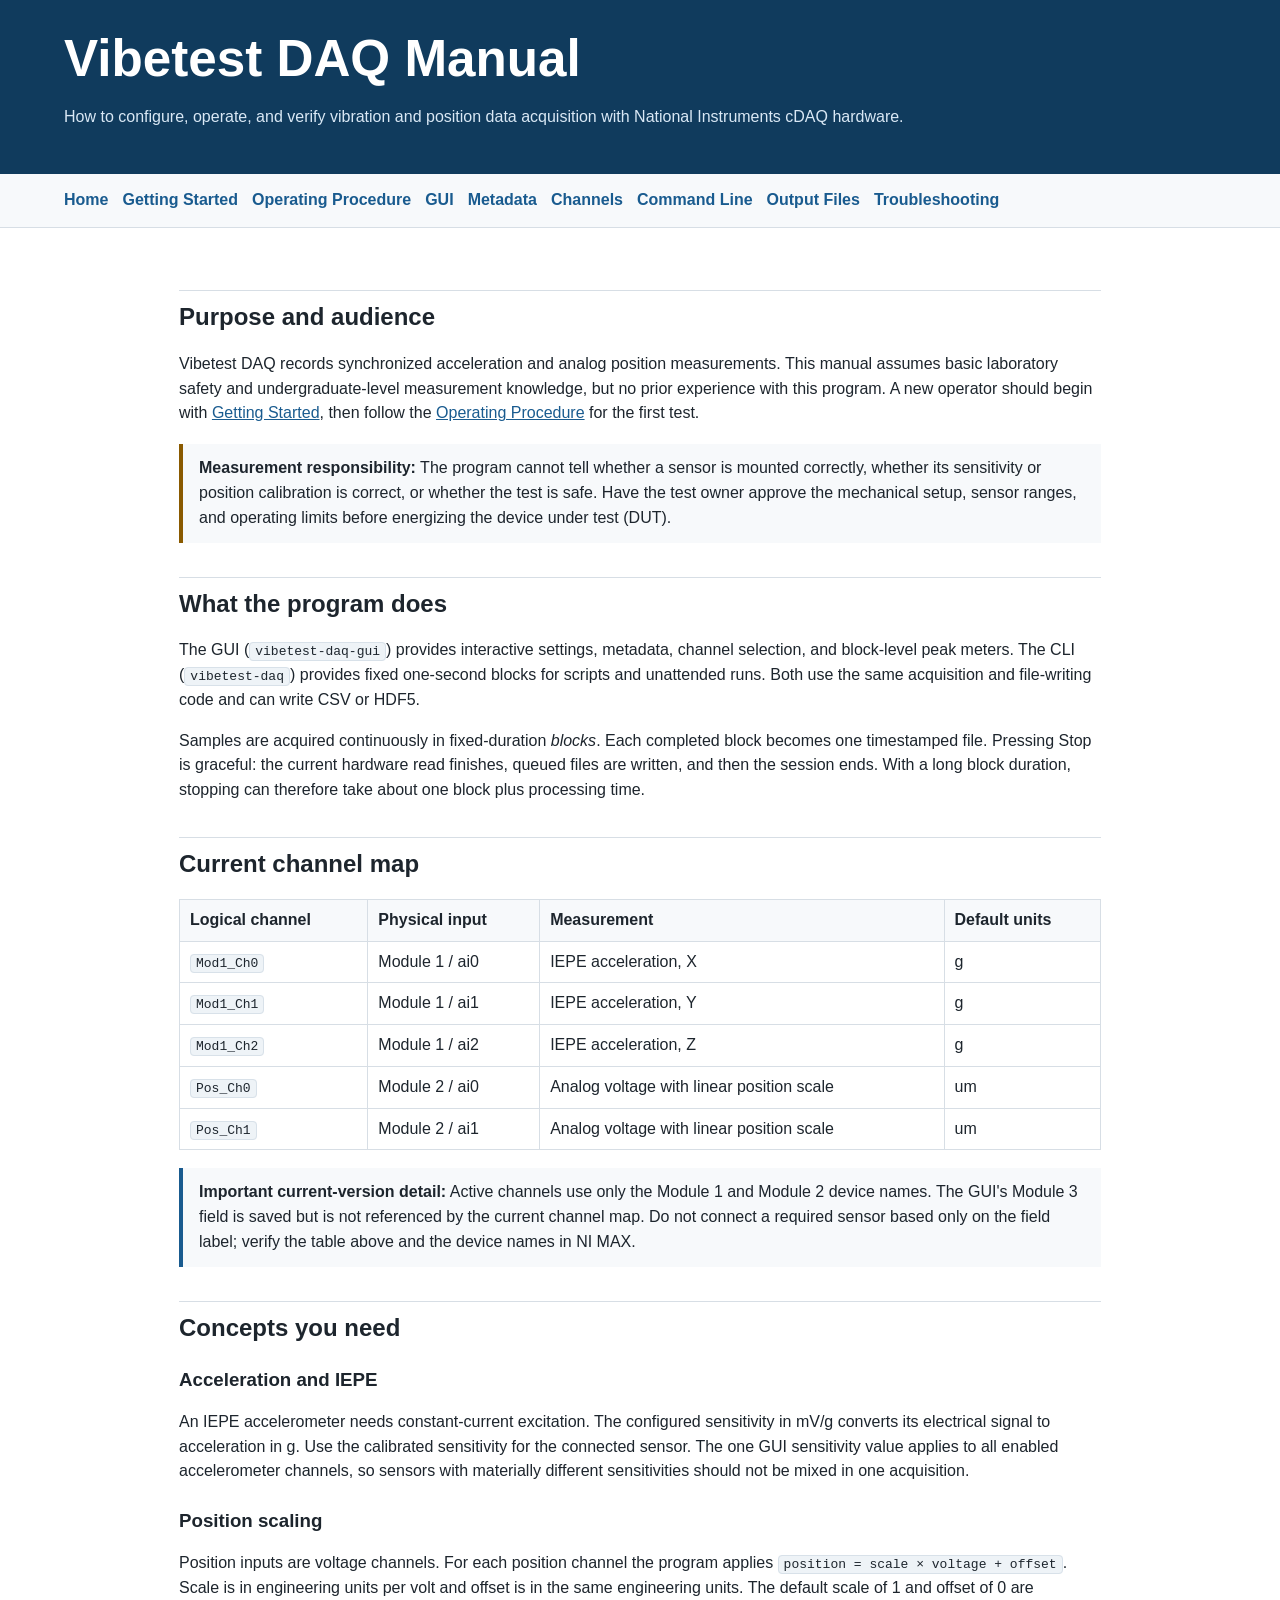
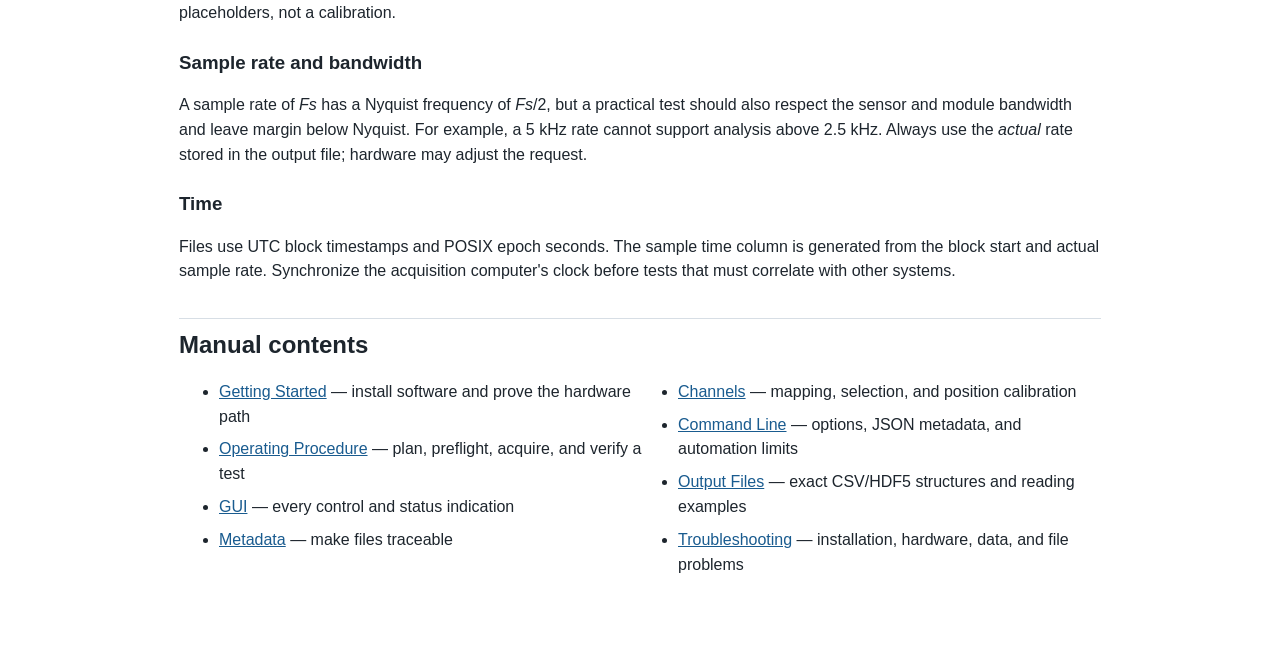
<file: docs/manual/index.html>
<!DOCTYPE html>
<html lang="en"><head><meta charset="utf-8"><meta name="viewport" content="width=device-width, initial-scale=1">
<title>Vibetest DAQ Manual</title><link rel="stylesheet" href="manual.css"></head><body>
<header><h1>Vibetest DAQ Manual</h1><p>How to configure, operate, and verify vibration and position data acquisition with National Instruments cDAQ hardware.</p></header>
<nav><a href="index.html">Home</a><a href="getting-started.html">Getting Started</a><a href="workflow.html">Operating Procedure</a><a href="gui-overview.html">GUI</a><a href="metadata.html">Metadata</a><a href="channels.html">Channels</a><a href="cli.html">Command Line</a><a href="csv-format.html">Output Files</a><a href="troubleshooting.html">Troubleshooting</a></nav>
<main>
<h2>Purpose and audience</h2>
<p>Vibetest DAQ records synchronized acceleration and analog position measurements. This manual assumes basic laboratory safety and undergraduate-level measurement knowledge, but no prior experience with this program. A new operator should begin with <a href="getting-started.html">Getting Started</a>, then follow the <a href="workflow.html">Operating Procedure</a> for the first test.</p>
<div class="warning"><strong>Measurement responsibility:</strong> The program cannot tell whether a sensor is mounted correctly, whether its sensitivity or position calibration is correct, or whether the test is safe. Have the test owner approve the mechanical setup, sensor ranges, and operating limits before energizing the device under test (DUT).</div>

<h2>What the program does</h2>
<p>The GUI (<code>vibetest-daq-gui</code>) provides interactive settings, metadata, channel selection, and block-level peak meters. The CLI (<code>vibetest-daq</code>) provides fixed one-second blocks for scripts and unattended runs. Both use the same acquisition and file-writing code and can write CSV or HDF5.</p>
<p>Samples are acquired continuously in fixed-duration <em>blocks</em>. Each completed block becomes one timestamped file. Pressing Stop is graceful: the current hardware read finishes, queued files are written, and then the session ends. With a long block duration, stopping can therefore take about one block plus processing time.</p>

<h2>Current channel map</h2>
<table><tr><th>Logical channel</th><th>Physical input</th><th>Measurement</th><th>Default units</th></tr>
<tr><td><code>Mod1_Ch0</code></td><td>Module 1 / ai0</td><td>IEPE acceleration, X</td><td>g</td></tr>
<tr><td><code>Mod1_Ch1</code></td><td>Module 1 / ai1</td><td>IEPE acceleration, Y</td><td>g</td></tr>
<tr><td><code>Mod1_Ch2</code></td><td>Module 1 / ai2</td><td>IEPE acceleration, Z</td><td>g</td></tr>
<tr><td><code>Pos_Ch0</code></td><td>Module 2 / ai0</td><td>Analog voltage with linear position scale</td><td>um</td></tr>
<tr><td><code>Pos_Ch1</code></td><td>Module 2 / ai1</td><td>Analog voltage with linear position scale</td><td>um</td></tr></table>
<div class="note"><strong>Important current-version detail:</strong> Active channels use only the Module 1 and Module 2 device names. The GUI's Module 3 field is saved but is not referenced by the current channel map. Do not connect a required sensor based only on the field label; verify the table above and the device names in NI MAX.</div>

<h2>Concepts you need</h2>
<h3>Acceleration and IEPE</h3><p>An IEPE accelerometer needs constant-current excitation. The configured sensitivity in mV/g converts its electrical signal to acceleration in g. Use the calibrated sensitivity for the connected sensor. The one GUI sensitivity value applies to all enabled accelerometer channels, so sensors with materially different sensitivities should not be mixed in one acquisition.</p>
<h3>Position scaling</h3><p>Position inputs are voltage channels. For each position channel the program applies <code>position = scale &times; voltage + offset</code>. Scale is in engineering units per volt and offset is in the same engineering units. The default scale of 1 and offset of 0 are placeholders, not a calibration.</p>
<h3>Sample rate and bandwidth</h3><p>A sample rate of <em>Fs</em> has a Nyquist frequency of <em>Fs</em>/2, but a practical test should also respect the sensor and module bandwidth and leave margin below Nyquist. For example, a 5 kHz rate cannot support analysis above 2.5 kHz. Always use the <em>actual</em> rate stored in the output file; hardware may adjust the request.</p>
<h3>Time</h3><p>Files use UTC block timestamps and POSIX epoch seconds. The sample time column is generated from the block start and actual sample rate. Synchronize the acquisition computer's clock before tests that must correlate with other systems.</p>

<h2>Manual contents</h2>
<ul class="toc"><li><a href="getting-started.html">Getting Started</a> — install software and prove the hardware path</li><li><a href="workflow.html">Operating Procedure</a> — plan, preflight, acquire, and verify a test</li><li><a href="gui-overview.html">GUI</a> — every control and status indication</li><li><a href="metadata.html">Metadata</a> — make files traceable</li><li><a href="channels.html">Channels</a> — mapping, selection, and position calibration</li><li><a href="cli.html">Command Line</a> — options, JSON metadata, and automation limits</li><li><a href="csv-format.html">Output Files</a> — exact CSV/HDF5 structures and reading examples</li><li><a href="troubleshooting.html">Troubleshooting</a> — installation, hardware, data, and file problems</li></ul>
</main></body></html>
</file>
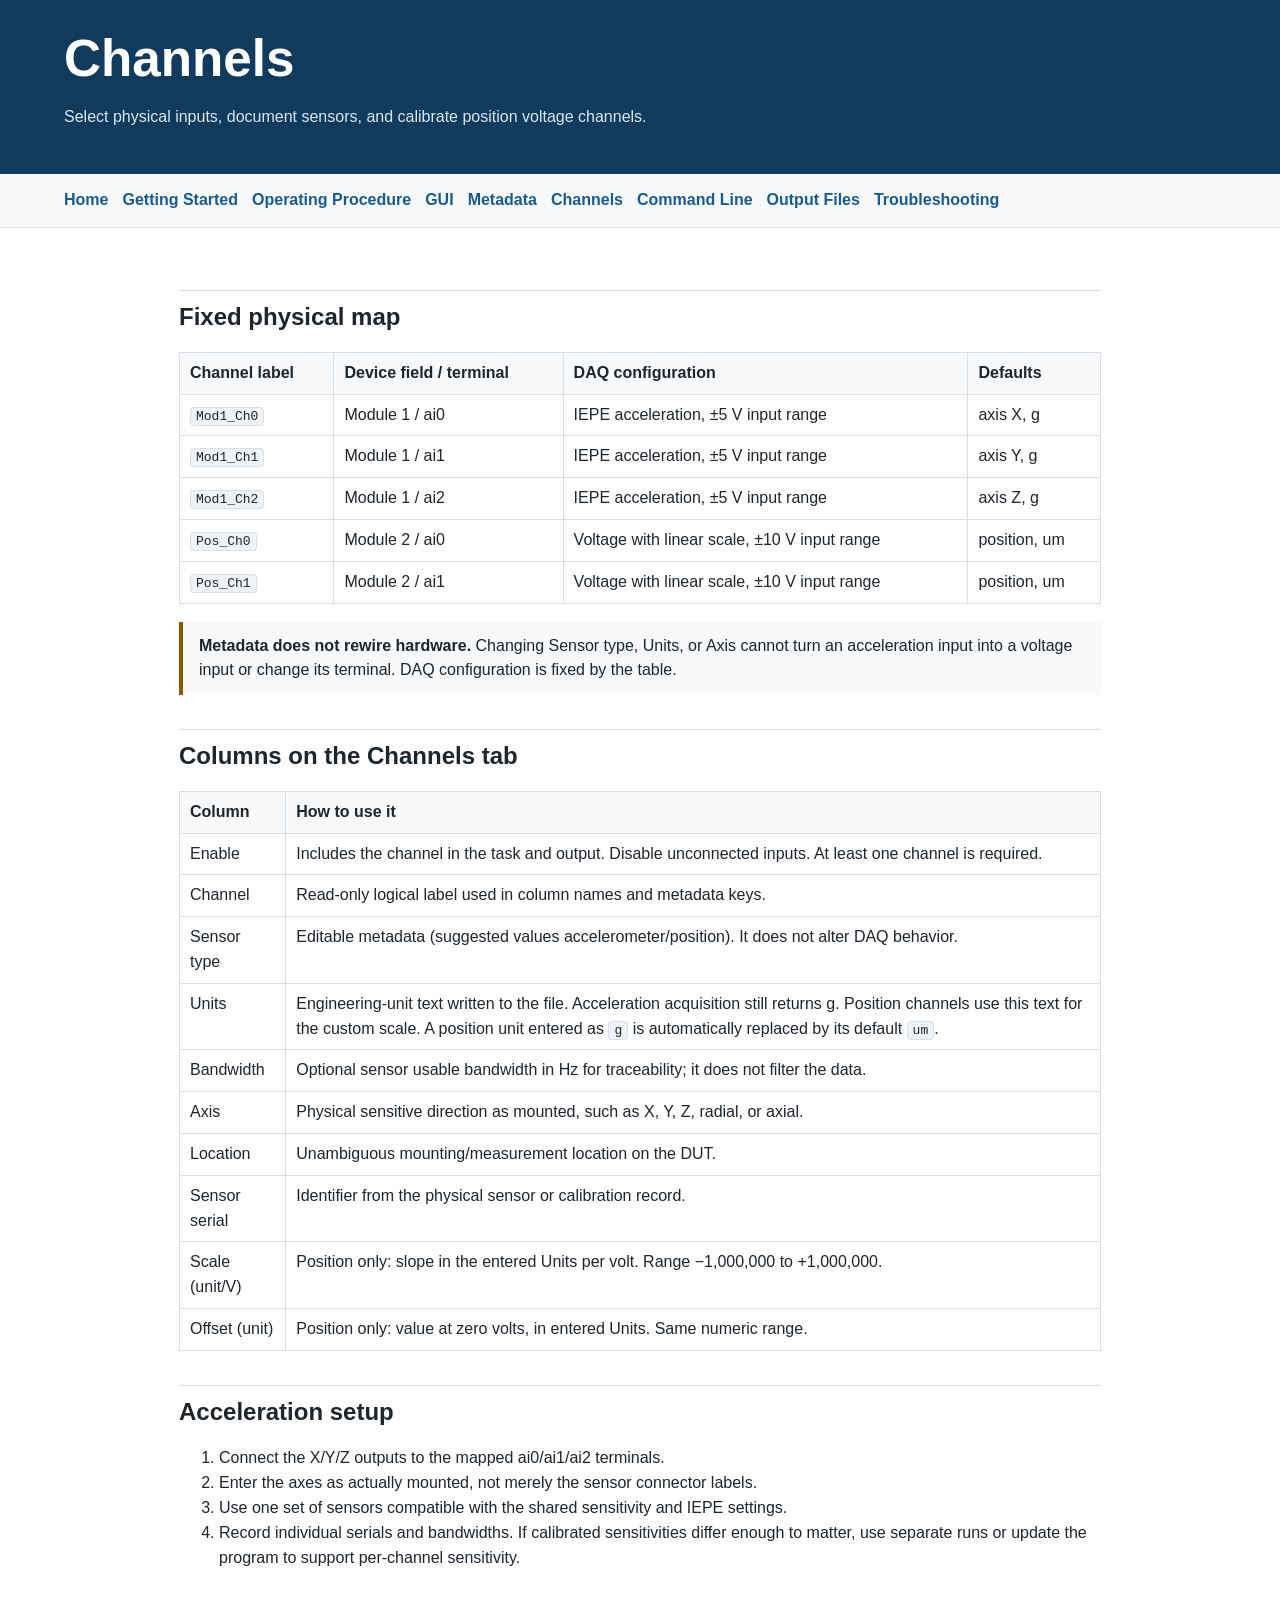
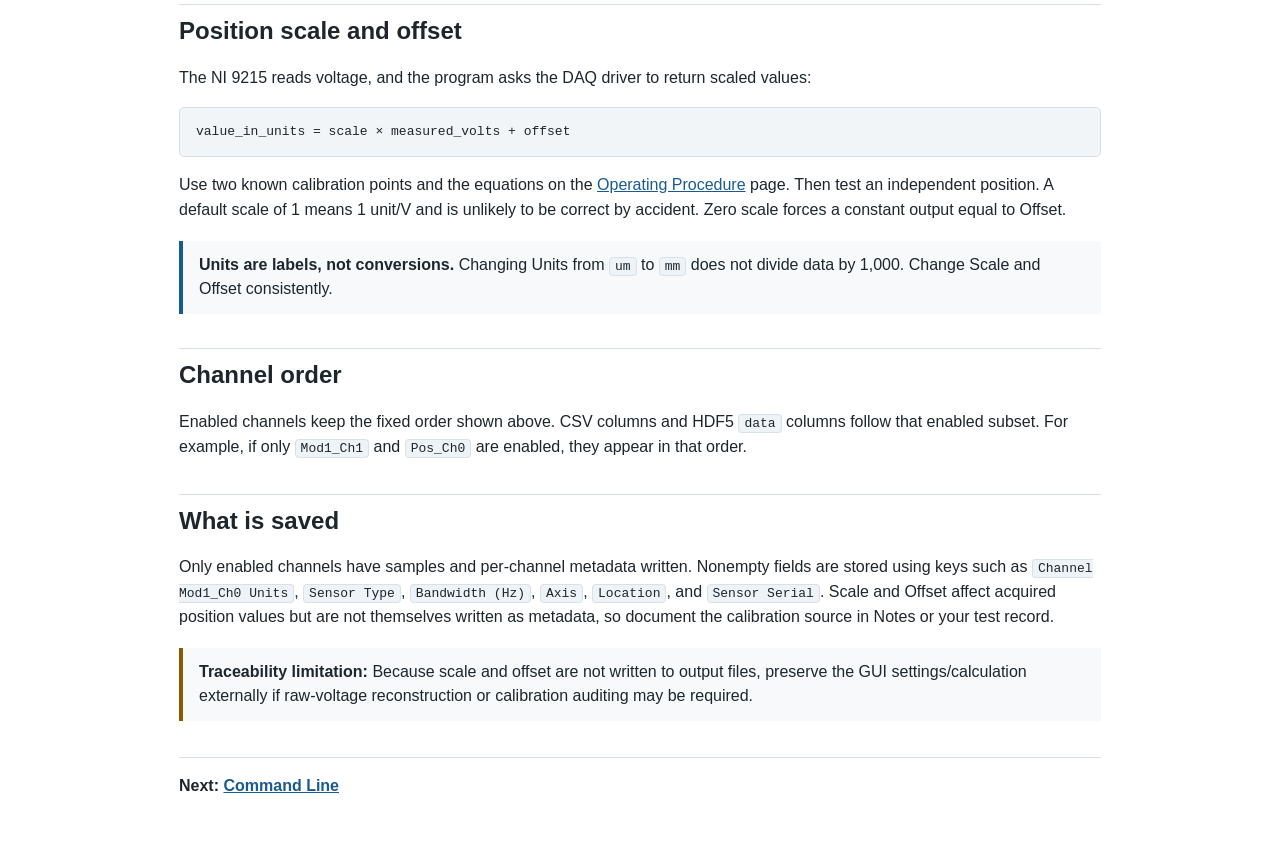
<file: docs/manual/channels.html>
<!DOCTYPE html>
<html lang="en"><head><meta charset="utf-8"><meta name="viewport" content="width=device-width, initial-scale=1"><title>Channels — Vibetest DAQ Manual</title><link rel="stylesheet" href="manual.css"></head><body>
<header><h1>Channels</h1><p>Select physical inputs, document sensors, and calibrate position voltage channels.</p></header>
<nav><a href="index.html">Home</a><a href="getting-started.html">Getting Started</a><a href="workflow.html">Operating Procedure</a><a href="gui-overview.html">GUI</a><a href="metadata.html">Metadata</a><a href="channels.html">Channels</a><a href="cli.html">Command Line</a><a href="csv-format.html">Output Files</a><a href="troubleshooting.html">Troubleshooting</a></nav>
<main>
<h2>Fixed physical map</h2>
<table><tr><th>Channel label</th><th>Device field / terminal</th><th>DAQ configuration</th><th>Defaults</th></tr>
<tr><td><code>Mod1_Ch0</code></td><td>Module 1 / ai0</td><td>IEPE acceleration, ±5 V input range</td><td>axis X, g</td></tr><tr><td><code>Mod1_Ch1</code></td><td>Module 1 / ai1</td><td>IEPE acceleration, ±5 V input range</td><td>axis Y, g</td></tr><tr><td><code>Mod1_Ch2</code></td><td>Module 1 / ai2</td><td>IEPE acceleration, ±5 V input range</td><td>axis Z, g</td></tr><tr><td><code>Pos_Ch0</code></td><td>Module 2 / ai0</td><td>Voltage with linear scale, ±10 V input range</td><td>position, um</td></tr><tr><td><code>Pos_Ch1</code></td><td>Module 2 / ai1</td><td>Voltage with linear scale, ±10 V input range</td><td>position, um</td></tr></table>
<div class="warning"><strong>Metadata does not rewire hardware.</strong> Changing Sensor type, Units, or Axis cannot turn an acceleration input into a voltage input or change its terminal. DAQ configuration is fixed by the table.</div>

<h2>Columns on the Channels tab</h2>
<table><tr><th>Column</th><th>How to use it</th></tr>
<tr><td>Enable</td><td>Includes the channel in the task and output. Disable unconnected inputs. At least one channel is required.</td></tr>
<tr><td>Channel</td><td>Read-only logical label used in column names and metadata keys.</td></tr>
<tr><td>Sensor type</td><td>Editable metadata (suggested values accelerometer/position). It does not alter DAQ behavior.</td></tr>
<tr><td>Units</td><td>Engineering-unit text written to the file. Acceleration acquisition still returns g. Position channels use this text for the custom scale. A position unit entered as <code>g</code> is automatically replaced by its default <code>um</code>.</td></tr>
<tr><td>Bandwidth</td><td>Optional sensor usable bandwidth in Hz for traceability; it does not filter the data.</td></tr>
<tr><td>Axis</td><td>Physical sensitive direction as mounted, such as X, Y, Z, radial, or axial.</td></tr>
<tr><td>Location</td><td>Unambiguous mounting/measurement location on the DUT.</td></tr>
<tr><td>Sensor serial</td><td>Identifier from the physical sensor or calibration record.</td></tr>
<tr><td>Scale (unit/V)</td><td>Position only: slope in the entered Units per volt. Range −1,000,000 to +1,000,000.</td></tr>
<tr><td>Offset (unit)</td><td>Position only: value at zero volts, in entered Units. Same numeric range.</td></tr></table>

<h2>Acceleration setup</h2><ol><li>Connect the X/Y/Z outputs to the mapped ai0/ai1/ai2 terminals.</li><li>Enter the axes as actually mounted, not merely the sensor connector labels.</li><li>Use one set of sensors compatible with the shared sensitivity and IEPE settings.</li><li>Record individual serials and bandwidths. If calibrated sensitivities differ enough to matter, use separate runs or update the program to support per-channel sensitivity.</li></ol>

<h2>Position scale and offset</h2><p>The NI 9215 reads voltage, and the program asks the DAQ driver to return scaled values:</p><pre><code>value_in_units = scale × measured_volts + offset</code></pre>
<p>Use two known calibration points and the equations on the <a href="workflow.html">Operating Procedure</a> page. Then test an independent position. A default scale of 1 means 1 unit/V and is unlikely to be correct by accident. Zero scale forces a constant output equal to Offset.</p>
<div class="note"><strong>Units are labels, not conversions.</strong> Changing Units from <code>um</code> to <code>mm</code> does not divide data by 1,000. Change Scale and Offset consistently.</div>

<h2>Channel order</h2><p>Enabled channels keep the fixed order shown above. CSV columns and HDF5 <code>data</code> columns follow that enabled subset. For example, if only <code>Mod1_Ch1</code> and <code>Pos_Ch0</code> are enabled, they appear in that order.</p>

<h2>What is saved</h2><p>Only enabled channels have samples and per-channel metadata written. Nonempty fields are stored using keys such as <code>Channel Mod1_Ch0 Units</code>, <code>Sensor Type</code>, <code>Bandwidth (Hz)</code>, <code>Axis</code>, <code>Location</code>, and <code>Sensor Serial</code>. Scale and Offset affect acquired position values but are not themselves written as metadata, so document the calibration source in Notes or your test record.</p>
<div class="warning"><strong>Traceability limitation:</strong> Because scale and offset are not written to output files, preserve the GUI settings/calculation externally if raw-voltage reconstruction or calibration auditing may be required.</div>
<div class="next">Next: <a href="cli.html">Command Line</a></div>
</main></body></html>
</file>
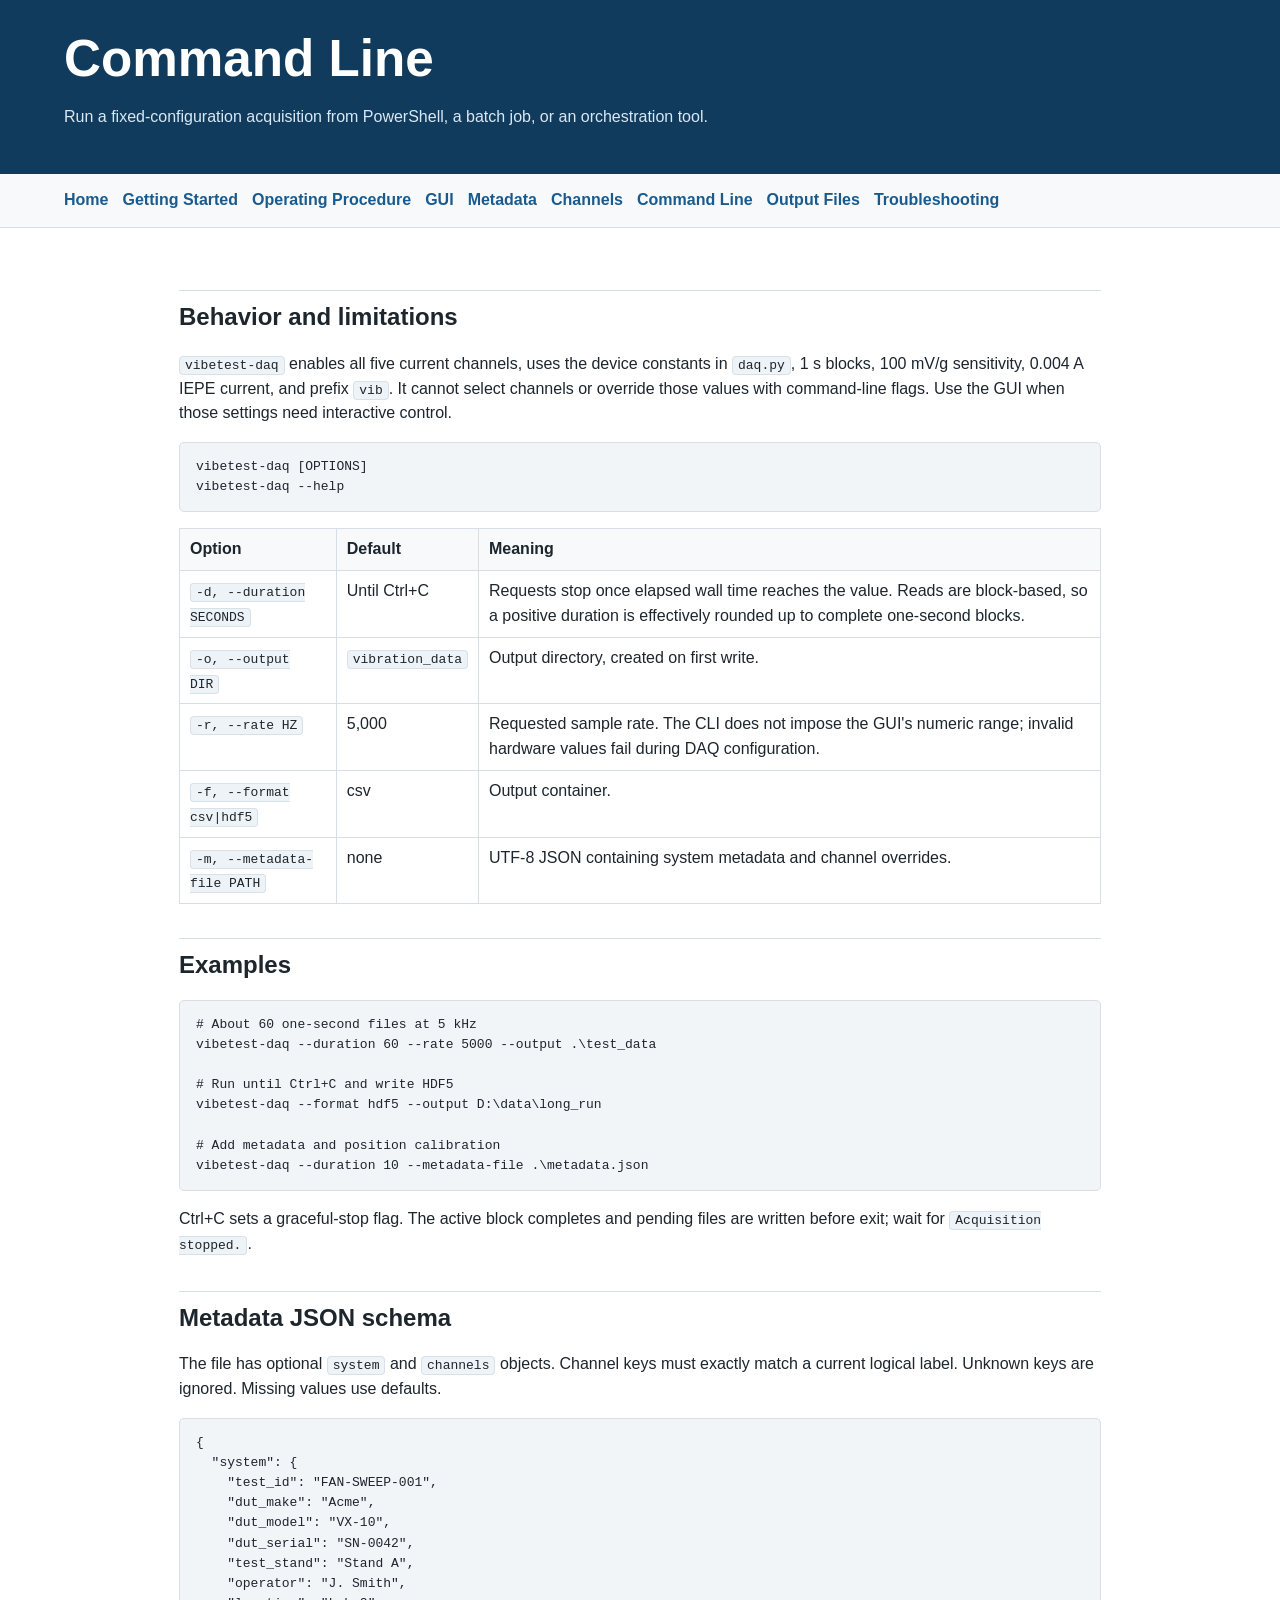
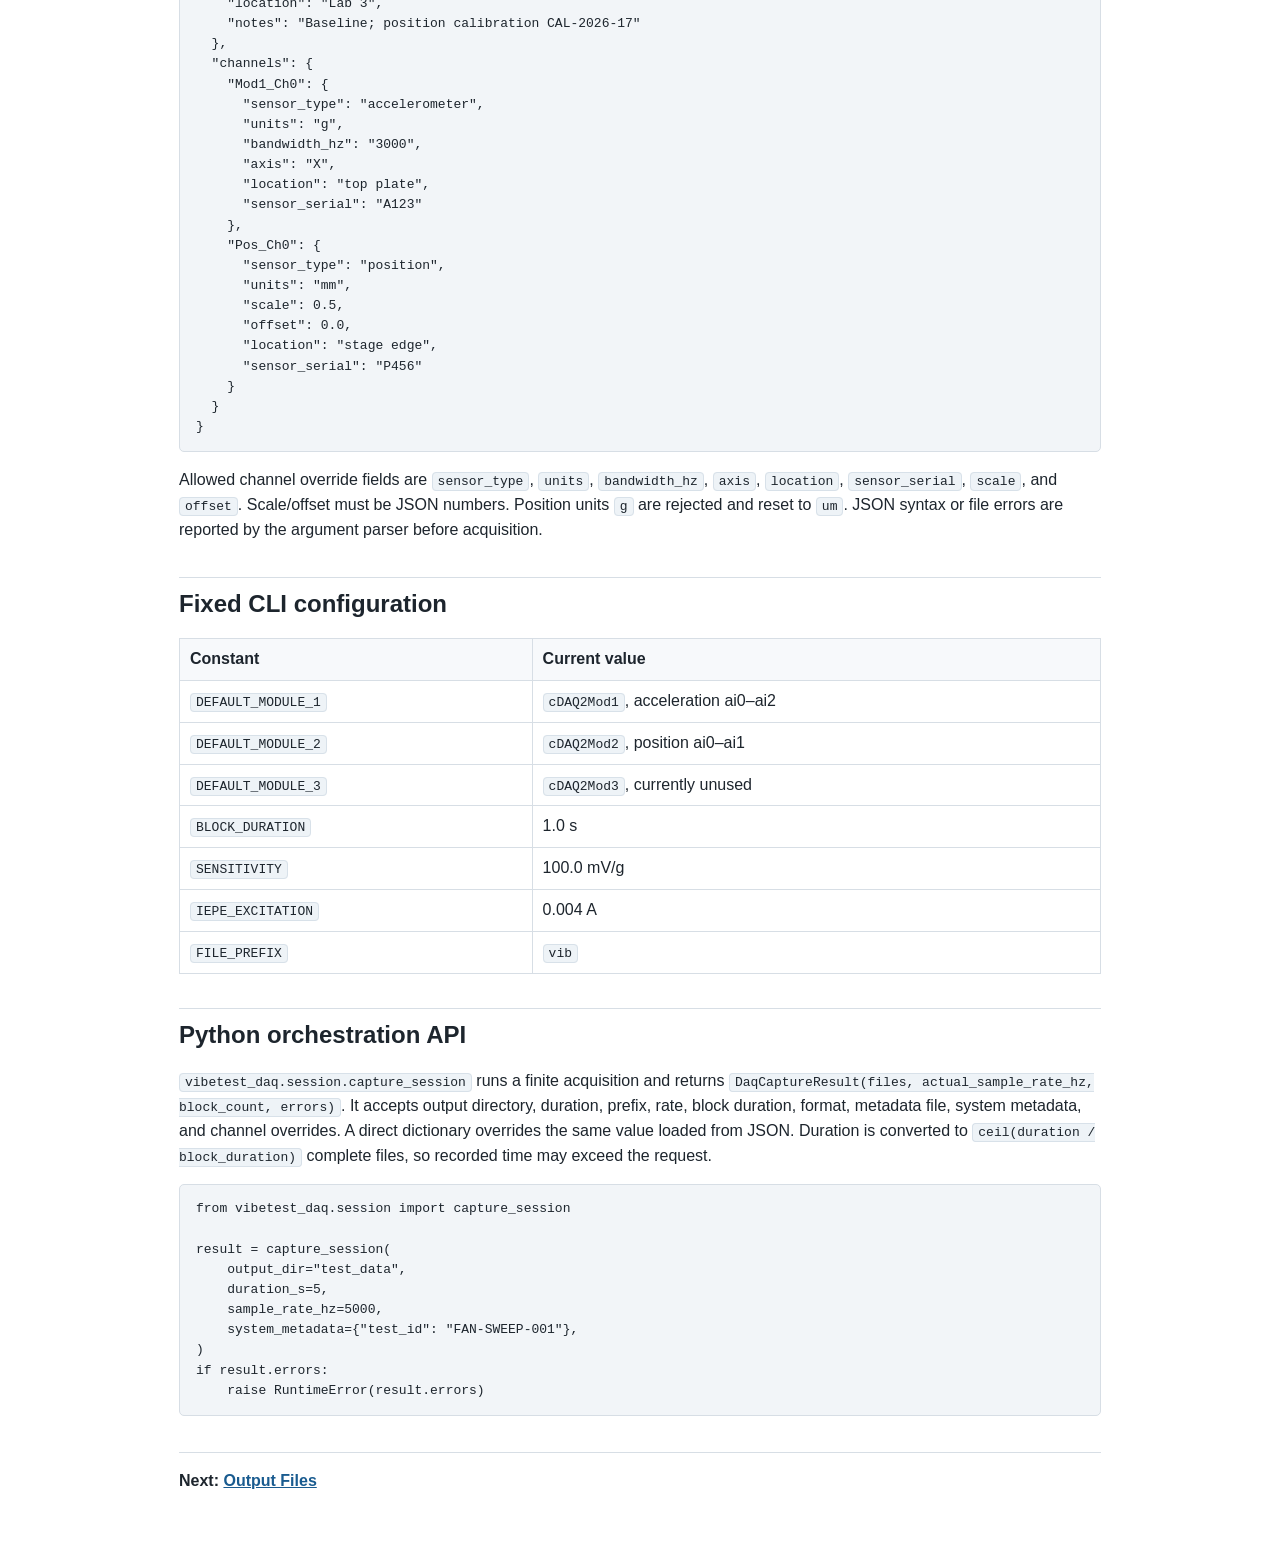
<file: docs/manual/cli.html>
<!DOCTYPE html>
<html lang="en"><head><meta charset="utf-8"><meta name="viewport" content="width=device-width, initial-scale=1"><title>Command Line — Vibetest DAQ Manual</title><link rel="stylesheet" href="manual.css"></head><body>
<header><h1>Command Line</h1><p>Run a fixed-configuration acquisition from PowerShell, a batch job, or an orchestration tool.</p></header>
<nav><a href="index.html">Home</a><a href="getting-started.html">Getting Started</a><a href="workflow.html">Operating Procedure</a><a href="gui-overview.html">GUI</a><a href="metadata.html">Metadata</a><a href="channels.html">Channels</a><a href="cli.html">Command Line</a><a href="csv-format.html">Output Files</a><a href="troubleshooting.html">Troubleshooting</a></nav>
<main>
<h2>Behavior and limitations</h2><p><code>vibetest-daq</code> enables all five current channels, uses the device constants in <code>daq.py</code>, 1 s blocks, 100 mV/g sensitivity, 0.004 A IEPE current, and prefix <code>vib</code>. It cannot select channels or override those values with command-line flags. Use the GUI when those settings need interactive control.</p>
<pre><code>vibetest-daq [OPTIONS]
vibetest-daq --help</code></pre>
<table><tr><th>Option</th><th>Default</th><th>Meaning</th></tr><tr><td><code>-d, --duration SECONDS</code></td><td>Until Ctrl+C</td><td>Requests stop once elapsed wall time reaches the value. Reads are block-based, so a positive duration is effectively rounded up to complete one-second blocks.</td></tr><tr><td><code>-o, --output DIR</code></td><td><code>vibration_data</code></td><td>Output directory, created on first write.</td></tr><tr><td><code>-r, --rate HZ</code></td><td>5,000</td><td>Requested sample rate. The CLI does not impose the GUI's numeric range; invalid hardware values fail during DAQ configuration.</td></tr><tr><td><code>-f, --format csv|hdf5</code></td><td>csv</td><td>Output container.</td></tr><tr><td><code>-m, --metadata-file PATH</code></td><td>none</td><td>UTF-8 JSON containing system metadata and channel overrides.</td></tr></table>

<h2>Examples</h2><pre><code># About 60 one-second files at 5 kHz
vibetest-daq --duration 60 --rate 5000 --output .\test_data

# Run until Ctrl+C and write HDF5
vibetest-daq --format hdf5 --output D:\data\long_run

# Add metadata and position calibration
vibetest-daq --duration 10 --metadata-file .\metadata.json</code></pre>
<p>Ctrl+C sets a graceful-stop flag. The active block completes and pending files are written before exit; wait for <code>Acquisition stopped.</code>.</p>

<h2>Metadata JSON schema</h2><p>The file has optional <code>system</code> and <code>channels</code> objects. Channel keys must exactly match a current logical label. Unknown keys are ignored. Missing values use defaults.</p>
<pre><code>{
  "system": {
    "test_id": "FAN-SWEEP-001",
    "dut_make": "Acme",
    "dut_model": "VX-10",
    "dut_serial": "SN-0042",
    "test_stand": "Stand A",
    "operator": "J. Smith",
    "location": "Lab 3",
    "notes": "Baseline; position calibration CAL-2026-17"
  },
  "channels": {
    "Mod1_Ch0": {
      "sensor_type": "accelerometer",
      "units": "g",
      "bandwidth_hz": "3000",
      "axis": "X",
      "location": "top plate",
      "sensor_serial": "A123"
    },
    "Pos_Ch0": {
      "sensor_type": "position",
      "units": "mm",
      "scale": 0.5,
      "offset": 0.0,
      "location": "stage edge",
      "sensor_serial": "P456"
    }
  }
}</code></pre>
<p>Allowed channel override fields are <code>sensor_type</code>, <code>units</code>, <code>bandwidth_hz</code>, <code>axis</code>, <code>location</code>, <code>sensor_serial</code>, <code>scale</code>, and <code>offset</code>. Scale/offset must be JSON numbers. Position units <code>g</code> are rejected and reset to <code>um</code>. JSON syntax or file errors are reported by the argument parser before acquisition.</p>

<h2>Fixed CLI configuration</h2>
<table><tr><th>Constant</th><th>Current value</th></tr><tr><td><code>DEFAULT_MODULE_1</code></td><td><code>cDAQ2Mod1</code>, acceleration ai0–ai2</td></tr><tr><td><code>DEFAULT_MODULE_2</code></td><td><code>cDAQ2Mod2</code>, position ai0–ai1</td></tr><tr><td><code>DEFAULT_MODULE_3</code></td><td><code>cDAQ2Mod3</code>, currently unused</td></tr><tr><td><code>BLOCK_DURATION</code></td><td>1.0 s</td></tr><tr><td><code>SENSITIVITY</code></td><td>100.0 mV/g</td></tr><tr><td><code>IEPE_EXCITATION</code></td><td>0.004 A</td></tr><tr><td><code>FILE_PREFIX</code></td><td><code>vib</code></td></tr></table>

<h2>Python orchestration API</h2><p><code>vibetest_daq.session.capture_session</code> runs a finite acquisition and returns <code>DaqCaptureResult(files, actual_sample_rate_hz, block_count, errors)</code>. It accepts output directory, duration, prefix, rate, block duration, format, metadata file, system metadata, and channel overrides. A direct dictionary overrides the same value loaded from JSON. Duration is converted to <code>ceil(duration / block_duration)</code> complete files, so recorded time may exceed the request.</p>
<pre><code>from vibetest_daq.session import capture_session

result = capture_session(
    output_dir="test_data",
    duration_s=5,
    sample_rate_hz=5000,
    system_metadata={"test_id": "FAN-SWEEP-001"},
)
if result.errors:
    raise RuntimeError(result.errors)</code></pre>
<div class="next">Next: <a href="csv-format.html">Output Files</a></div>
</main></body></html>
</file>
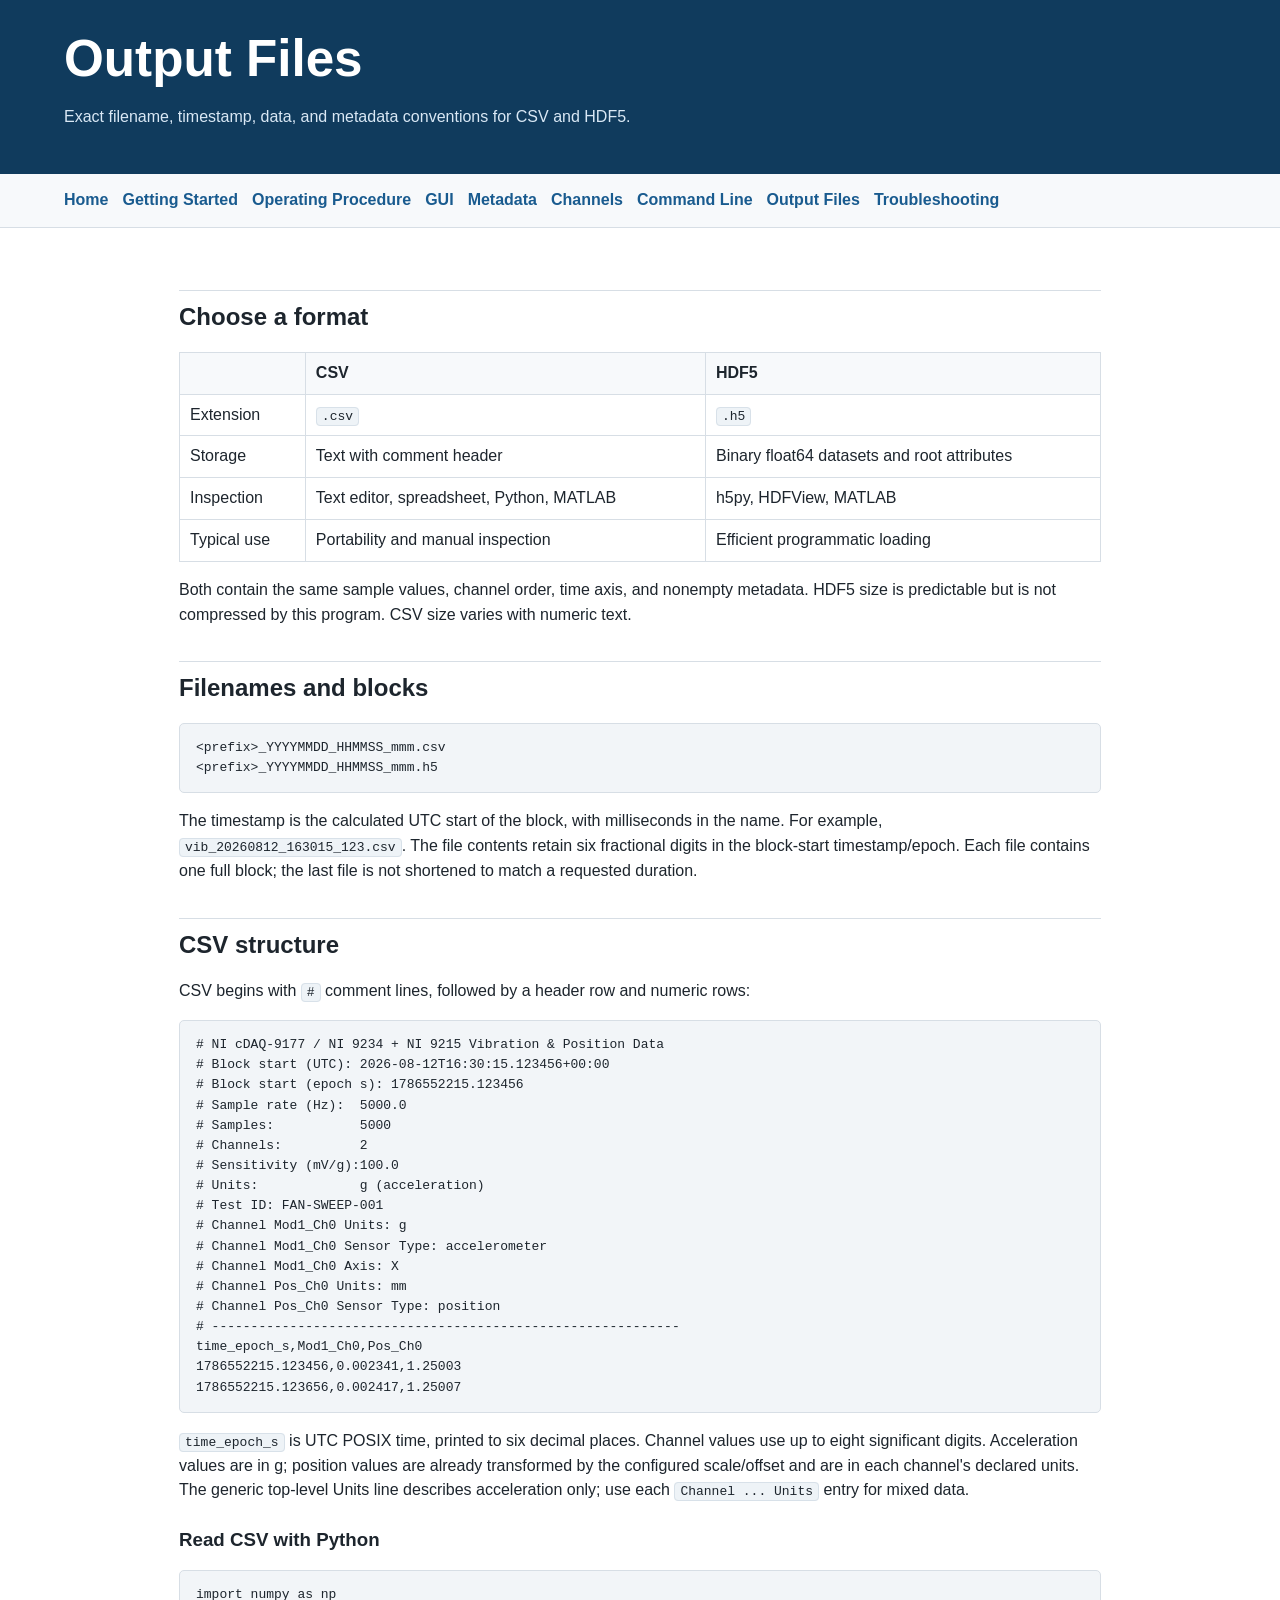
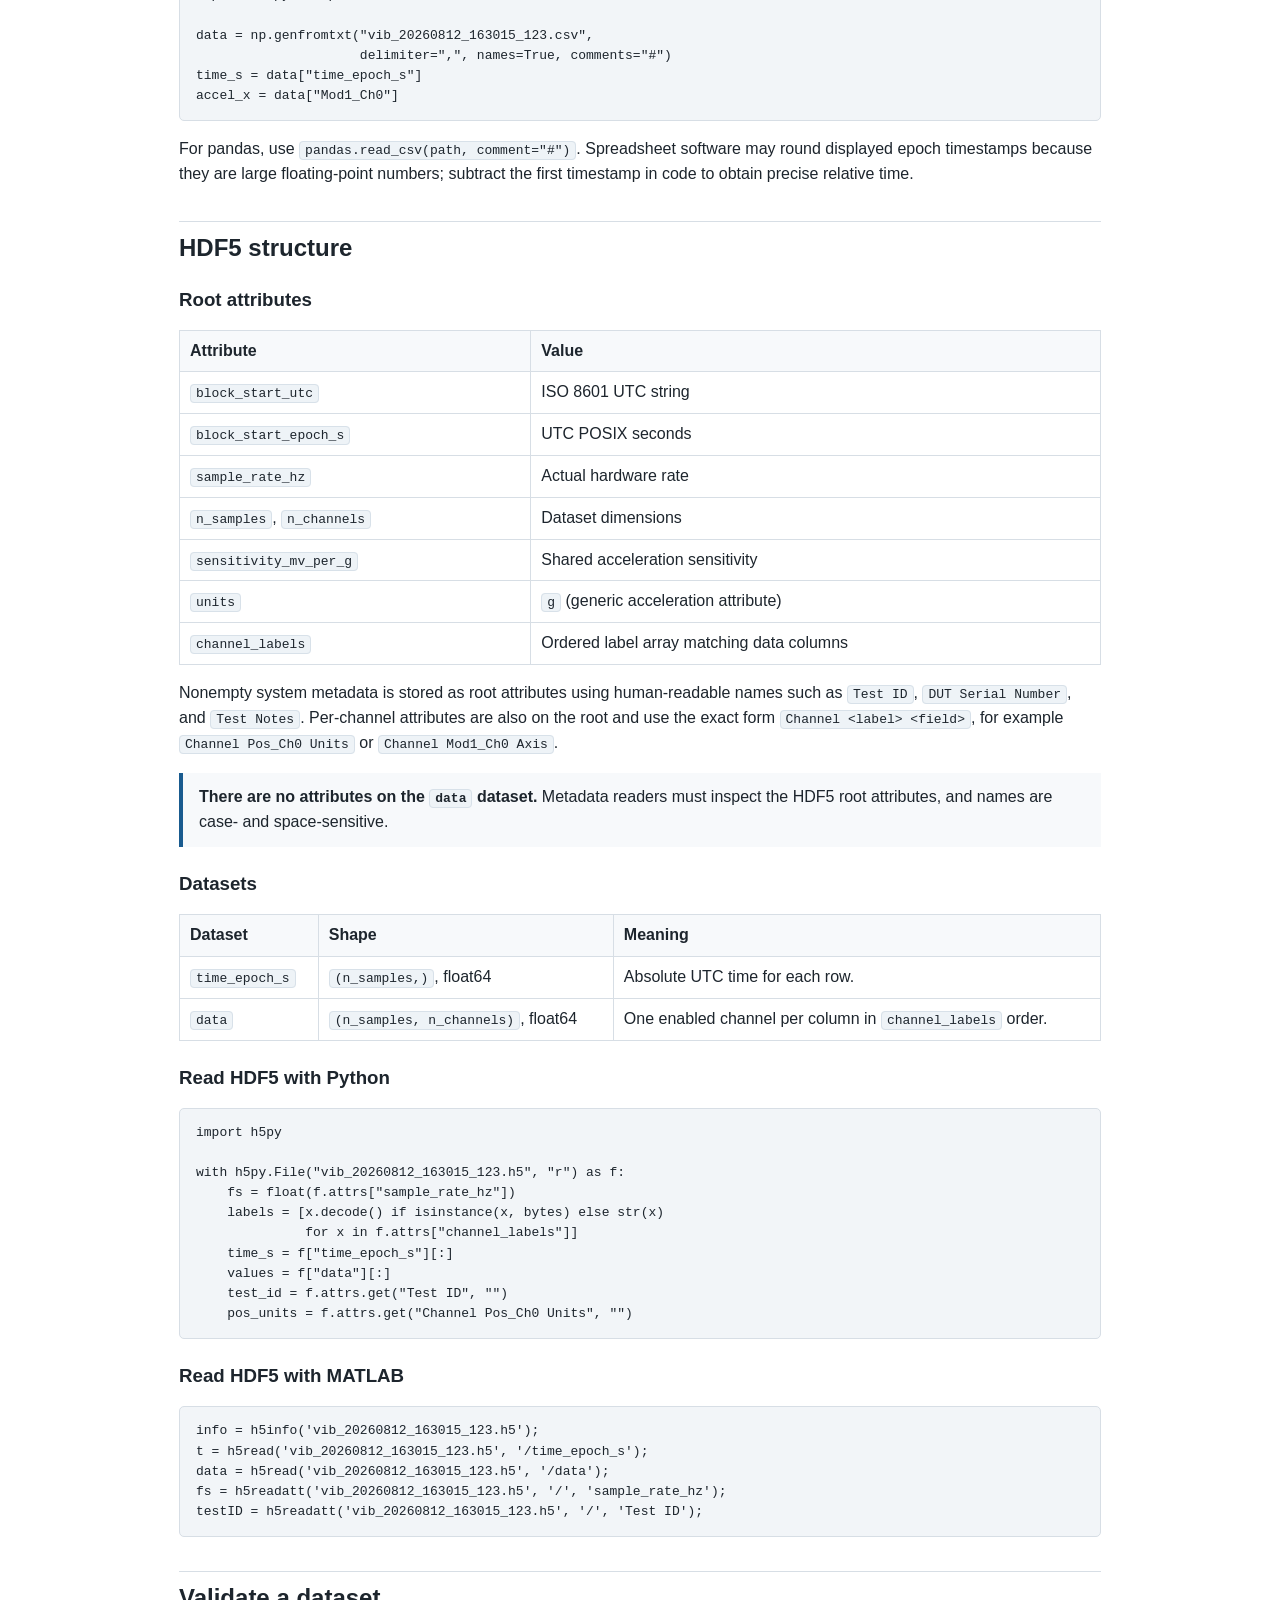
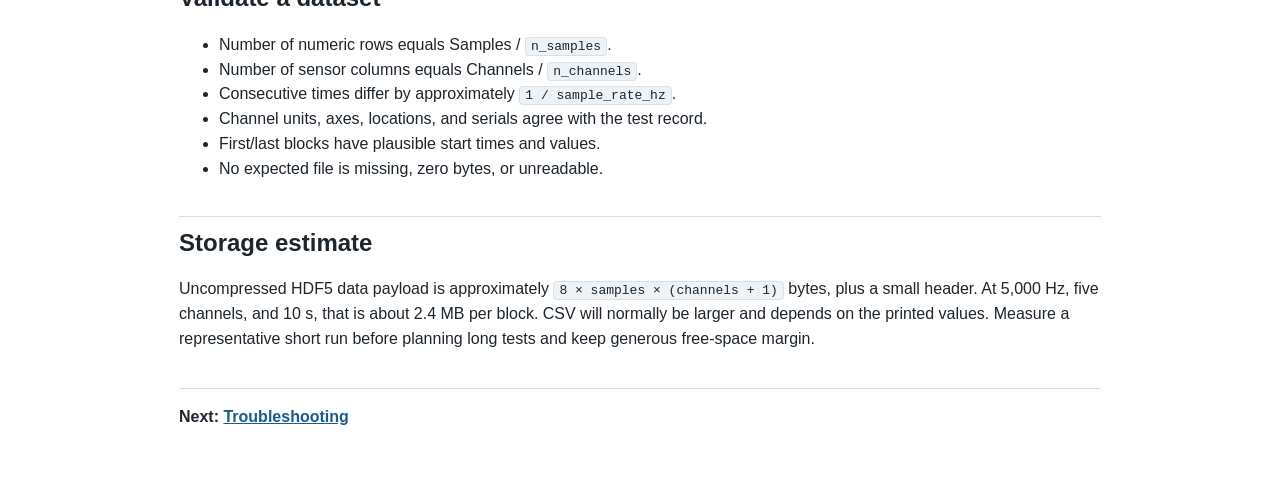
<file: docs/manual/csv-format.html>
<!DOCTYPE html>
<html lang="en"><head><meta charset="utf-8"><meta name="viewport" content="width=device-width, initial-scale=1"><title>Output Files — Vibetest DAQ Manual</title><link rel="stylesheet" href="manual.css"></head><body>
<header><h1>Output Files</h1><p>Exact filename, timestamp, data, and metadata conventions for CSV and HDF5.</p></header>
<nav><a href="index.html">Home</a><a href="getting-started.html">Getting Started</a><a href="workflow.html">Operating Procedure</a><a href="gui-overview.html">GUI</a><a href="metadata.html">Metadata</a><a href="channels.html">Channels</a><a href="cli.html">Command Line</a><a href="csv-format.html">Output Files</a><a href="troubleshooting.html">Troubleshooting</a></nav>
<main>
<h2>Choose a format</h2><table><tr><th></th><th>CSV</th><th>HDF5</th></tr><tr><td>Extension</td><td><code>.csv</code></td><td><code>.h5</code></td></tr><tr><td>Storage</td><td>Text with comment header</td><td>Binary float64 datasets and root attributes</td></tr><tr><td>Inspection</td><td>Text editor, spreadsheet, Python, MATLAB</td><td>h5py, HDFView, MATLAB</td></tr><tr><td>Typical use</td><td>Portability and manual inspection</td><td>Efficient programmatic loading</td></tr></table>
<p>Both contain the same sample values, channel order, time axis, and nonempty metadata. HDF5 size is predictable but is not compressed by this program. CSV size varies with numeric text.</p>

<h2>Filenames and blocks</h2><pre><code>&lt;prefix&gt;_YYYYMMDD_HHMMSS_mmm.csv
&lt;prefix&gt;_YYYYMMDD_HHMMSS_mmm.h5</code></pre><p>The timestamp is the calculated UTC start of the block, with milliseconds in the name. For example, <code>vib_20260812_163015_123.csv</code>. The file contents retain six fractional digits in the block-start timestamp/epoch. Each file contains one full block; the last file is not shortened to match a requested duration.</p>

<h2>CSV structure</h2><p>CSV begins with <code>#</code> comment lines, followed by a header row and numeric rows:</p>
<pre><code># NI cDAQ-9177 / NI 9234 + NI 9215 Vibration &amp; Position Data
# Block start (UTC): 2026-08-12T16:30:15.123456+00:00
# Block start (epoch s): 1786552215.123456
# Sample rate (Hz):  5000.0
# Samples:           5000
# Channels:          2
# Sensitivity (mV/g):100.0
# Units:             g (acceleration)
# Test ID: FAN-SWEEP-001
# Channel Mod1_Ch0 Units: g
# Channel Mod1_Ch0 Sensor Type: accelerometer
# Channel Mod1_Ch0 Axis: X
# Channel Pos_Ch0 Units: mm
# Channel Pos_Ch0 Sensor Type: position
# ------------------------------------------------------------
time_epoch_s,Mod1_Ch0,Pos_Ch0
1786552215.123456,0.002341,1.25003
1786552215.123656,0.002417,1.25007</code></pre>
<p><code>time_epoch_s</code> is UTC POSIX time, printed to six decimal places. Channel values use up to eight significant digits. Acceleration values are in g; position values are already transformed by the configured scale/offset and are in each channel's declared units. The generic top-level Units line describes acceleration only; use each <code>Channel ... Units</code> entry for mixed data.</p>

<h3>Read CSV with Python</h3><pre><code>import numpy as np

data = np.genfromtxt("vib_20260812_163015_123.csv",
                     delimiter=",", names=True, comments="#")
time_s = data["time_epoch_s"]
accel_x = data["Mod1_Ch0"]</code></pre>
<p>For pandas, use <code>pandas.read_csv(path, comment="#")</code>. Spreadsheet software may round displayed epoch timestamps because they are large floating-point numbers; subtract the first timestamp in code to obtain precise relative time.</p>

<h2>HDF5 structure</h2>
<h3>Root attributes</h3><table><tr><th>Attribute</th><th>Value</th></tr><tr><td><code>block_start_utc</code></td><td>ISO 8601 UTC string</td></tr><tr><td><code>block_start_epoch_s</code></td><td>UTC POSIX seconds</td></tr><tr><td><code>sample_rate_hz</code></td><td>Actual hardware rate</td></tr><tr><td><code>n_samples</code>, <code>n_channels</code></td><td>Dataset dimensions</td></tr><tr><td><code>sensitivity_mv_per_g</code></td><td>Shared acceleration sensitivity</td></tr><tr><td><code>units</code></td><td><code>g</code> (generic acceleration attribute)</td></tr><tr><td><code>channel_labels</code></td><td>Ordered label array matching data columns</td></tr></table>
<p>Nonempty system metadata is stored as root attributes using human-readable names such as <code>Test ID</code>, <code>DUT Serial Number</code>, and <code>Test Notes</code>. Per-channel attributes are also on the root and use the exact form <code>Channel &lt;label&gt; &lt;field&gt;</code>, for example <code>Channel Pos_Ch0 Units</code> or <code>Channel Mod1_Ch0 Axis</code>.</p>
<div class="note"><strong>There are no attributes on the <code>data</code> dataset.</strong> Metadata readers must inspect the HDF5 root attributes, and names are case- and space-sensitive.</div>

<h3>Datasets</h3><table><tr><th>Dataset</th><th>Shape</th><th>Meaning</th></tr><tr><td><code>time_epoch_s</code></td><td><code>(n_samples,)</code>, float64</td><td>Absolute UTC time for each row.</td></tr><tr><td><code>data</code></td><td><code>(n_samples, n_channels)</code>, float64</td><td>One enabled channel per column in <code>channel_labels</code> order.</td></tr></table>

<h3>Read HDF5 with Python</h3><pre><code>import h5py

with h5py.File("vib_20260812_163015_123.h5", "r") as f:
    fs = float(f.attrs["sample_rate_hz"])
    labels = [x.decode() if isinstance(x, bytes) else str(x)
              for x in f.attrs["channel_labels"]]
    time_s = f["time_epoch_s"][:]
    values = f["data"][:]
    test_id = f.attrs.get("Test ID", "")
    pos_units = f.attrs.get("Channel Pos_Ch0 Units", "")</code></pre>
<h3>Read HDF5 with MATLAB</h3><pre><code>info = h5info('vib_20260812_163015_123.h5');
t = h5read('vib_20260812_163015_123.h5', '/time_epoch_s');
data = h5read('vib_20260812_163015_123.h5', '/data');
fs = h5readatt('vib_20260812_163015_123.h5', '/', 'sample_rate_hz');
testID = h5readatt('vib_20260812_163015_123.h5', '/', 'Test ID');</code></pre>

<h2>Validate a dataset</h2><ul><li>Number of numeric rows equals Samples / <code>n_samples</code>.</li><li>Number of sensor columns equals Channels / <code>n_channels</code>.</li><li>Consecutive times differ by approximately <code>1 / sample_rate_hz</code>.</li><li>Channel units, axes, locations, and serials agree with the test record.</li><li>First/last blocks have plausible start times and values.</li><li>No expected file is missing, zero bytes, or unreadable.</li></ul>

<h2>Storage estimate</h2><p>Uncompressed HDF5 data payload is approximately <code>8 × samples × (channels + 1)</code> bytes, plus a small header. At 5,000 Hz, five channels, and 10 s, that is about 2.4 MB per block. CSV will normally be larger and depends on the printed values. Measure a representative short run before planning long tests and keep generous free-space margin.</p>
<div class="next">Next: <a href="troubleshooting.html">Troubleshooting</a></div>
</main></body></html>
</file>
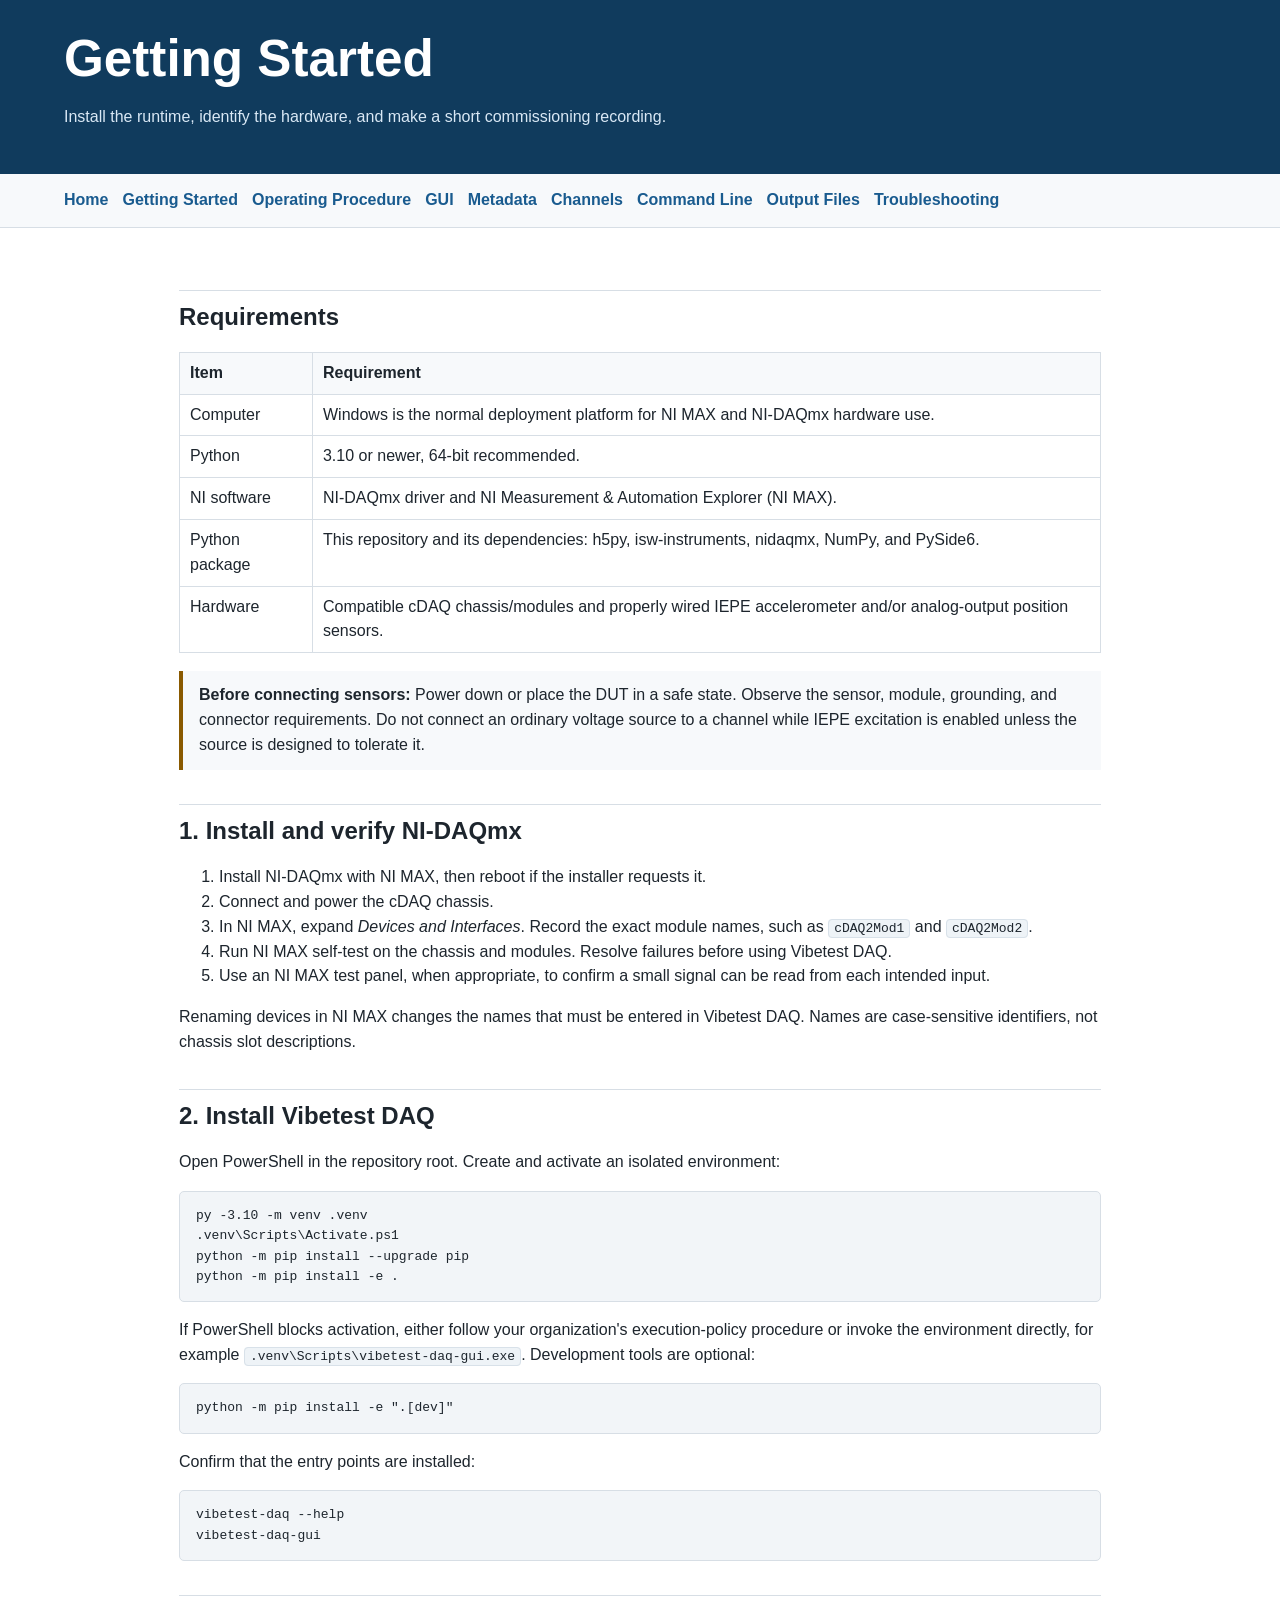
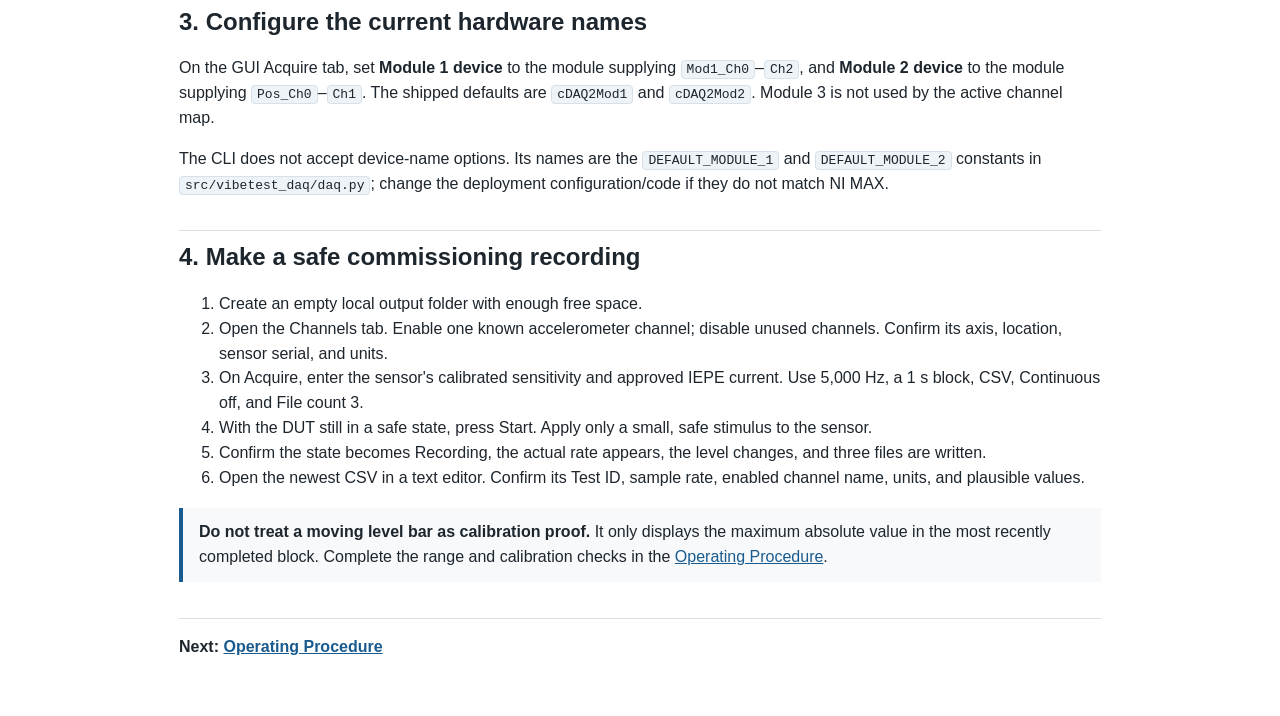
<file: docs/manual/getting-started.html>
<!DOCTYPE html>
<html lang="en"><head><meta charset="utf-8"><meta name="viewport" content="width=device-width, initial-scale=1"><title>Getting Started — Vibetest DAQ Manual</title><link rel="stylesheet" href="manual.css"></head><body>
<header><h1>Getting Started</h1><p>Install the runtime, identify the hardware, and make a short commissioning recording.</p></header>
<nav><a href="index.html">Home</a><a href="getting-started.html">Getting Started</a><a href="workflow.html">Operating Procedure</a><a href="gui-overview.html">GUI</a><a href="metadata.html">Metadata</a><a href="channels.html">Channels</a><a href="cli.html">Command Line</a><a href="csv-format.html">Output Files</a><a href="troubleshooting.html">Troubleshooting</a></nav>
<main>
<h2>Requirements</h2>
<table><tr><th>Item</th><th>Requirement</th></tr><tr><td>Computer</td><td>Windows is the normal deployment platform for NI MAX and NI-DAQmx hardware use.</td></tr><tr><td>Python</td><td>3.10 or newer, 64-bit recommended.</td></tr><tr><td>NI software</td><td>NI-DAQmx driver and NI Measurement &amp; Automation Explorer (NI MAX).</td></tr><tr><td>Python package</td><td>This repository and its dependencies: h5py, isw-instruments, nidaqmx, NumPy, and PySide6.</td></tr><tr><td>Hardware</td><td>Compatible cDAQ chassis/modules and properly wired IEPE accelerometer and/or analog-output position sensors.</td></tr></table>
<div class="warning"><strong>Before connecting sensors:</strong> Power down or place the DUT in a safe state. Observe the sensor, module, grounding, and connector requirements. Do not connect an ordinary voltage source to a channel while IEPE excitation is enabled unless the source is designed to tolerate it.</div>

<h2>1. Install and verify NI-DAQmx</h2>
<ol><li>Install NI-DAQmx with NI MAX, then reboot if the installer requests it.</li><li>Connect and power the cDAQ chassis.</li><li>In NI MAX, expand <em>Devices and Interfaces</em>. Record the exact module names, such as <code>cDAQ2Mod1</code> and <code>cDAQ2Mod2</code>.</li><li>Run NI MAX self-test on the chassis and modules. Resolve failures before using Vibetest DAQ.</li><li>Use an NI MAX test panel, when appropriate, to confirm a small signal can be read from each intended input.</li></ol>
<p>Renaming devices in NI MAX changes the names that must be entered in Vibetest DAQ. Names are case-sensitive identifiers, not chassis slot descriptions.</p>

<h2>2. Install Vibetest DAQ</h2>
<p>Open PowerShell in the repository root. Create and activate an isolated environment:</p>
<pre><code>py -3.10 -m venv .venv
.venv\Scripts\Activate.ps1
python -m pip install --upgrade pip
python -m pip install -e .</code></pre>
<p>If PowerShell blocks activation, either follow your organization's execution-policy procedure or invoke the environment directly, for example <code>.venv\Scripts\vibetest-daq-gui.exe</code>. Development tools are optional:</p><pre><code>python -m pip install -e ".[dev]"</code></pre>
<p>Confirm that the entry points are installed:</p><pre><code>vibetest-daq --help
vibetest-daq-gui</code></pre>

<h2>3. Configure the current hardware names</h2>
<p>On the GUI Acquire tab, set <strong>Module 1 device</strong> to the module supplying <code>Mod1_Ch0</code>–<code>Ch2</code>, and <strong>Module 2 device</strong> to the module supplying <code>Pos_Ch0</code>–<code>Ch1</code>. The shipped defaults are <code>cDAQ2Mod1</code> and <code>cDAQ2Mod2</code>. Module 3 is not used by the active channel map.</p>
<p>The CLI does not accept device-name options. Its names are the <code>DEFAULT_MODULE_1</code> and <code>DEFAULT_MODULE_2</code> constants in <code>src/vibetest_daq/daq.py</code>; change the deployment configuration/code if they do not match NI MAX.</p>

<h2>4. Make a safe commissioning recording</h2>
<ol><li>Create an empty local output folder with enough free space.</li><li>Open the Channels tab. Enable one known accelerometer channel; disable unused channels. Confirm its axis, location, sensor serial, and units.</li><li>On Acquire, enter the sensor's calibrated sensitivity and approved IEPE current. Use 5,000 Hz, a 1 s block, CSV, Continuous off, and File count 3.</li><li>With the DUT still in a safe state, press Start. Apply only a small, safe stimulus to the sensor.</li><li>Confirm the state becomes Recording, the actual rate appears, the level changes, and three files are written.</li><li>Open the newest CSV in a text editor. Confirm its Test ID, sample rate, enabled channel name, units, and plausible values.</li></ol>
<div class="note"><strong>Do not treat a moving level bar as calibration proof.</strong> It only displays the maximum absolute value in the most recently completed block. Complete the range and calibration checks in the <a href="workflow.html">Operating Procedure</a>.</div>
<div class="next">Next: <a href="workflow.html">Operating Procedure</a></div>
</main></body></html>
</file>
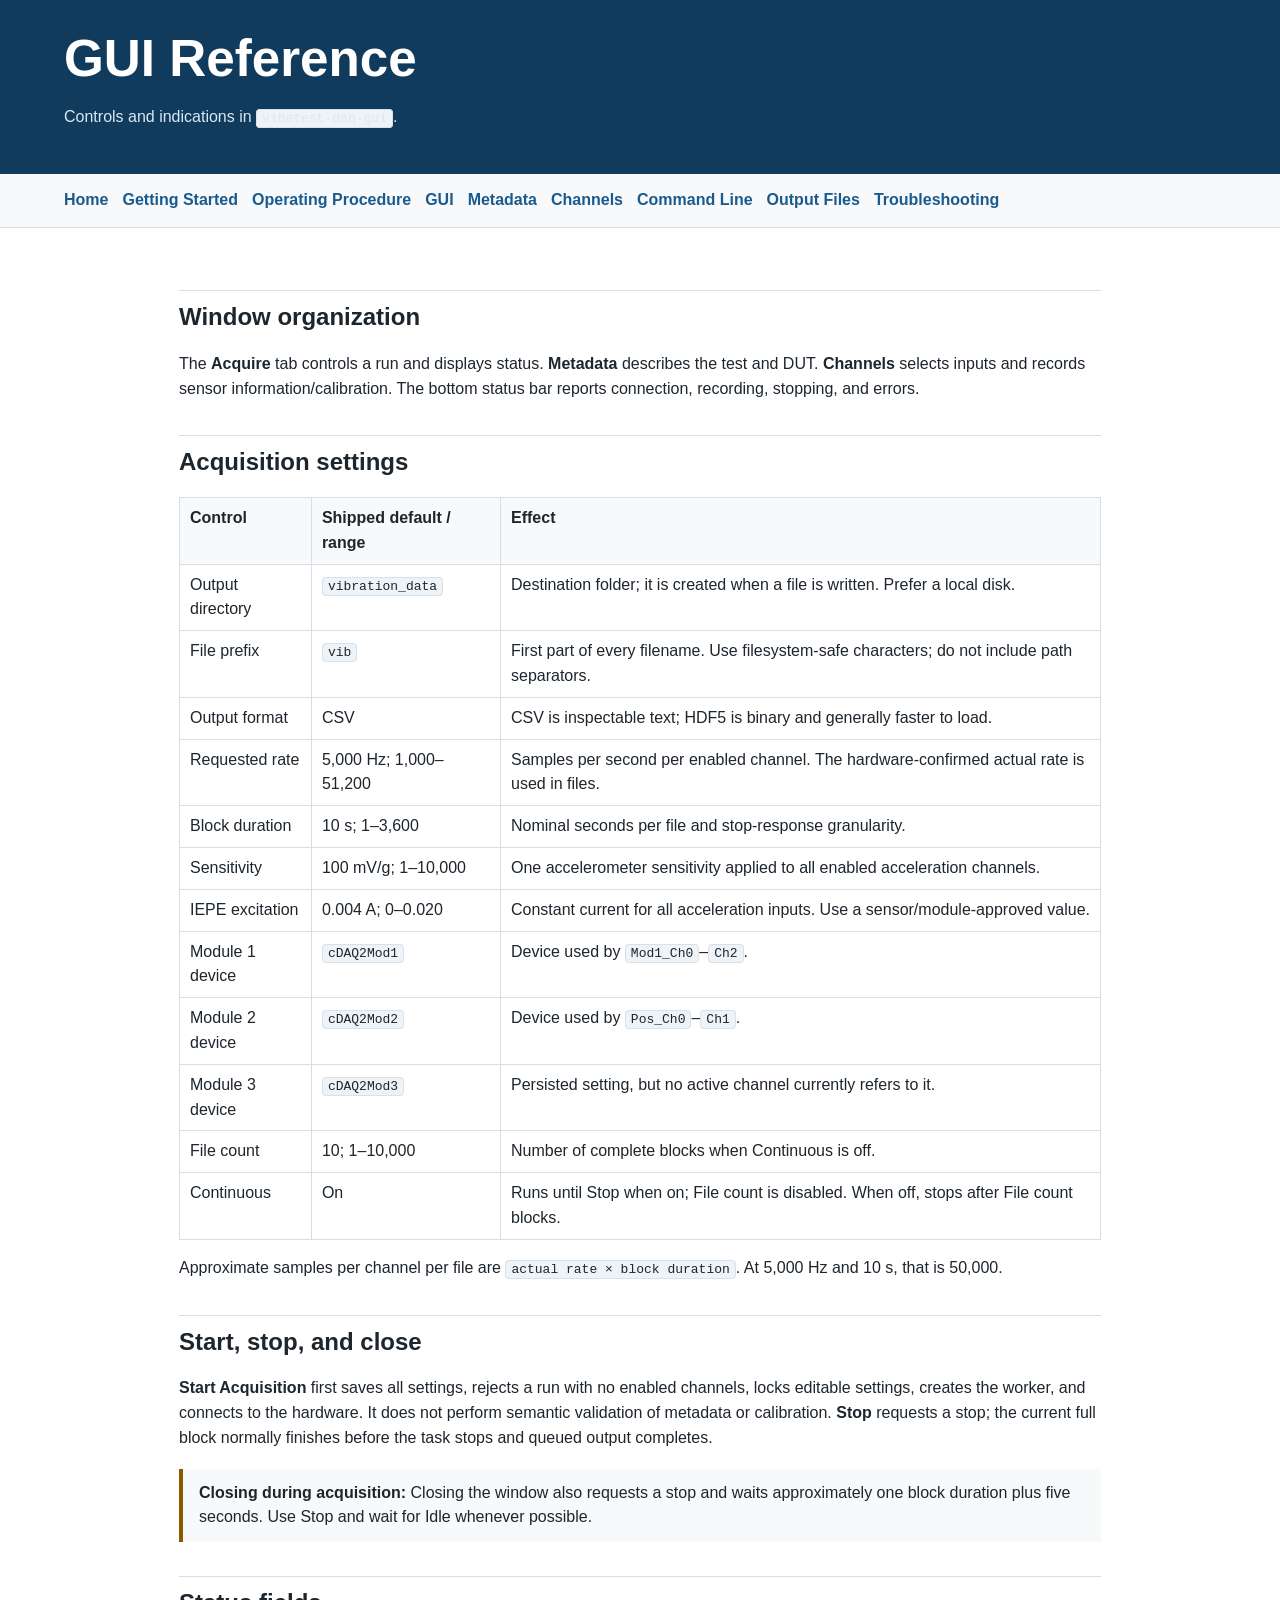
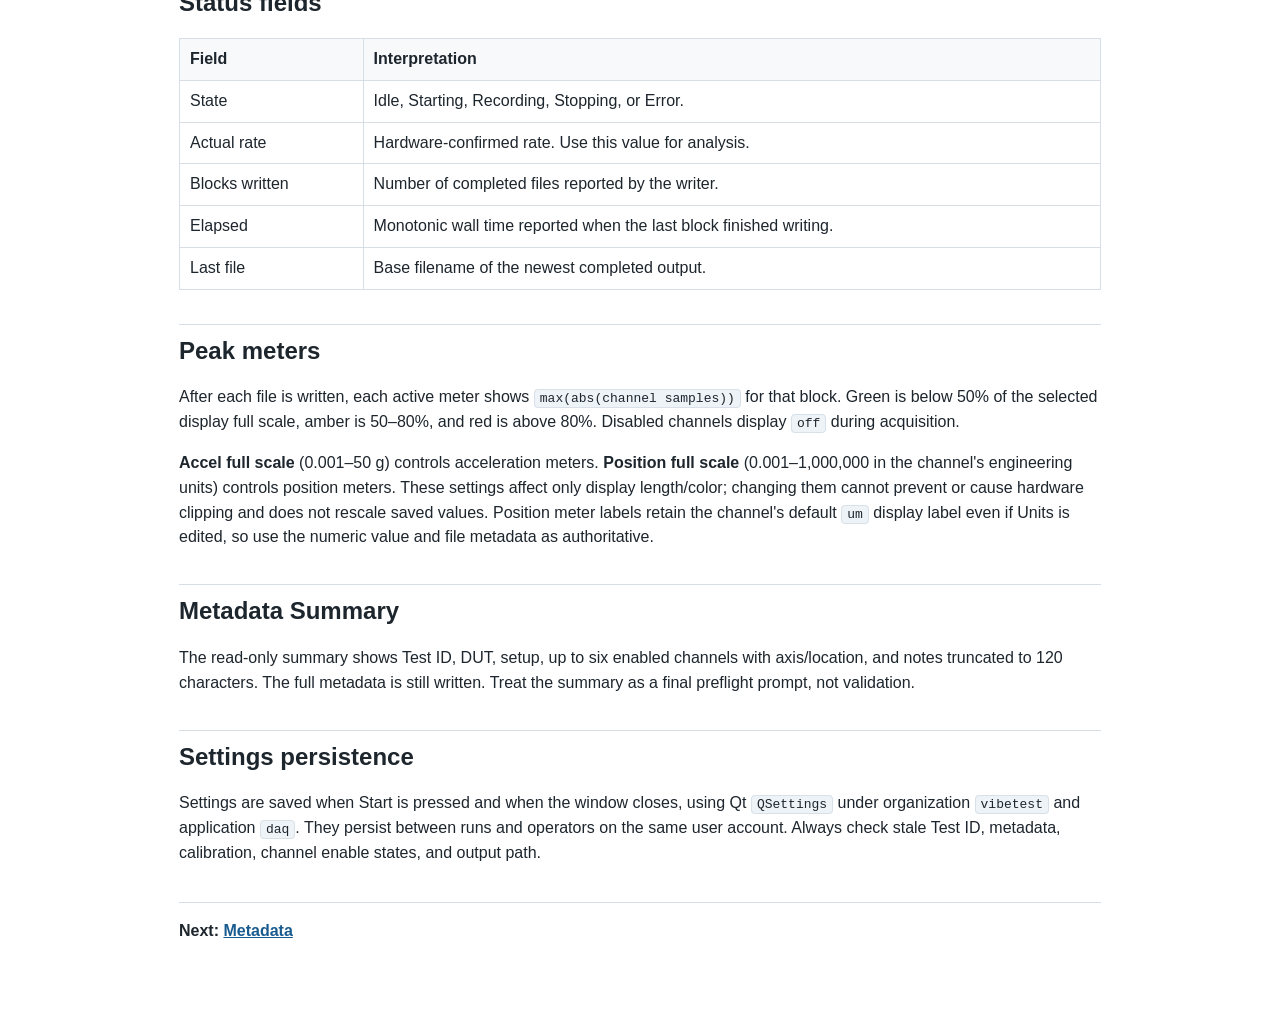
<file: docs/manual/gui-overview.html>
<!DOCTYPE html>
<html lang="en"><head><meta charset="utf-8"><meta name="viewport" content="width=device-width, initial-scale=1"><title>GUI — Vibetest DAQ Manual</title><link rel="stylesheet" href="manual.css"></head><body>
<header><h1>GUI Reference</h1><p>Controls and indications in <code>vibetest-daq-gui</code>.</p></header>
<nav><a href="index.html">Home</a><a href="getting-started.html">Getting Started</a><a href="workflow.html">Operating Procedure</a><a href="gui-overview.html">GUI</a><a href="metadata.html">Metadata</a><a href="channels.html">Channels</a><a href="cli.html">Command Line</a><a href="csv-format.html">Output Files</a><a href="troubleshooting.html">Troubleshooting</a></nav>
<main>
<h2>Window organization</h2><p>The <strong>Acquire</strong> tab controls a run and displays status. <strong>Metadata</strong> describes the test and DUT. <strong>Channels</strong> selects inputs and records sensor information/calibration. The bottom status bar reports connection, recording, stopping, and errors.</p>

<h2>Acquisition settings</h2>
<table><tr><th>Control</th><th>Shipped default / range</th><th>Effect</th></tr>
<tr><td>Output directory</td><td><code>vibration_data</code></td><td>Destination folder; it is created when a file is written. Prefer a local disk.</td></tr>
<tr><td>File prefix</td><td><code>vib</code></td><td>First part of every filename. Use filesystem-safe characters; do not include path separators.</td></tr>
<tr><td>Output format</td><td>CSV</td><td>CSV is inspectable text; HDF5 is binary and generally faster to load.</td></tr>
<tr><td>Requested rate</td><td>5,000 Hz; 1,000–51,200</td><td>Samples per second per enabled channel. The hardware-confirmed actual rate is used in files.</td></tr>
<tr><td>Block duration</td><td>10 s; 1–3,600</td><td>Nominal seconds per file and stop-response granularity.</td></tr>
<tr><td>Sensitivity</td><td>100 mV/g; 1–10,000</td><td>One accelerometer sensitivity applied to all enabled acceleration channels.</td></tr>
<tr><td>IEPE excitation</td><td>0.004 A; 0–0.020</td><td>Constant current for all acceleration inputs. Use a sensor/module-approved value.</td></tr>
<tr><td>Module 1 device</td><td><code>cDAQ2Mod1</code></td><td>Device used by <code>Mod1_Ch0</code>–<code>Ch2</code>.</td></tr>
<tr><td>Module 2 device</td><td><code>cDAQ2Mod2</code></td><td>Device used by <code>Pos_Ch0</code>–<code>Ch1</code>.</td></tr>
<tr><td>Module 3 device</td><td><code>cDAQ2Mod3</code></td><td>Persisted setting, but no active channel currently refers to it.</td></tr>
<tr><td>File count</td><td>10; 1–10,000</td><td>Number of complete blocks when Continuous is off.</td></tr>
<tr><td>Continuous</td><td>On</td><td>Runs until Stop when on; File count is disabled. When off, stops after File count blocks.</td></tr></table>
<p>Approximate samples per channel per file are <code>actual rate × block duration</code>. At 5,000 Hz and 10 s, that is 50,000.</p>

<h2>Start, stop, and close</h2>
<p><strong>Start Acquisition</strong> first saves all settings, rejects a run with no enabled channels, locks editable settings, creates the worker, and connects to the hardware. It does not perform semantic validation of metadata or calibration. <strong>Stop</strong> requests a stop; the current full block normally finishes before the task stops and queued output completes.</p>
<div class="warning"><strong>Closing during acquisition:</strong> Closing the window also requests a stop and waits approximately one block duration plus five seconds. Use Stop and wait for Idle whenever possible.</div>

<h2>Status fields</h2>
<table><tr><th>Field</th><th>Interpretation</th></tr><tr><td>State</td><td>Idle, Starting, Recording, Stopping, or Error.</td></tr><tr><td>Actual rate</td><td>Hardware-confirmed rate. Use this value for analysis.</td></tr><tr><td>Blocks written</td><td>Number of completed files reported by the writer.</td></tr><tr><td>Elapsed</td><td>Monotonic wall time reported when the last block finished writing.</td></tr><tr><td>Last file</td><td>Base filename of the newest completed output.</td></tr></table>

<h2>Peak meters</h2><p>After each file is written, each active meter shows <code>max(abs(channel samples))</code> for that block. Green is below 50% of the selected display full scale, amber is 50–80%, and red is above 80%. Disabled channels display <code>off</code> during acquisition.</p>
<p><strong>Accel full scale</strong> (0.001–50 g) controls acceleration meters. <strong>Position full scale</strong> (0.001–1,000,000 in the channel's engineering units) controls position meters. These settings affect only display length/color; changing them cannot prevent or cause hardware clipping and does not rescale saved values. Position meter labels retain the channel's default <code>um</code> display label even if Units is edited, so use the numeric value and file metadata as authoritative.</p>

<h2>Metadata Summary</h2><p>The read-only summary shows Test ID, DUT, setup, up to six enabled channels with axis/location, and notes truncated to 120 characters. The full metadata is still written. Treat the summary as a final preflight prompt, not validation.</p>

<h2>Settings persistence</h2><p>Settings are saved when Start is pressed and when the window closes, using Qt <code>QSettings</code> under organization <code>vibetest</code> and application <code>daq</code>. They persist between runs and operators on the same user account. Always check stale Test ID, metadata, calibration, channel enable states, and output path.</p>
<div class="next">Next: <a href="metadata.html">Metadata</a></div>
</main></body></html>
</file>
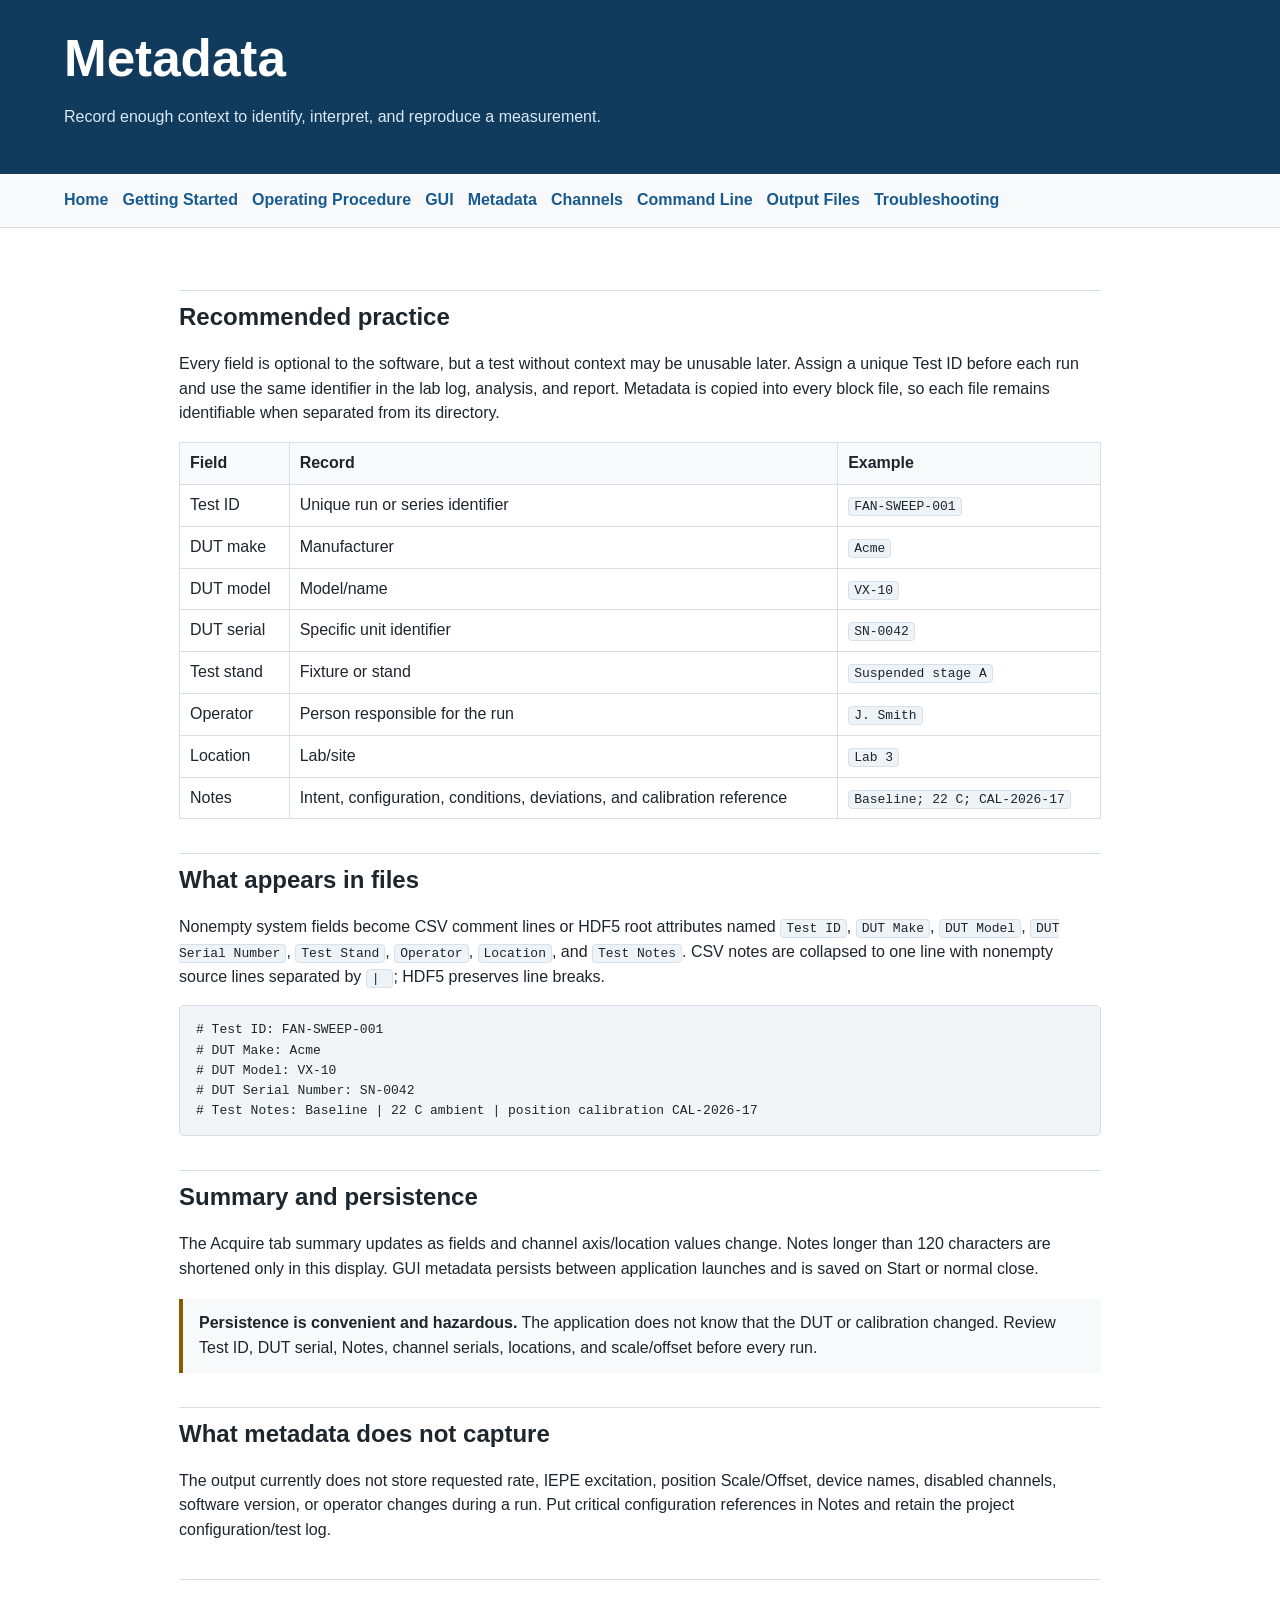
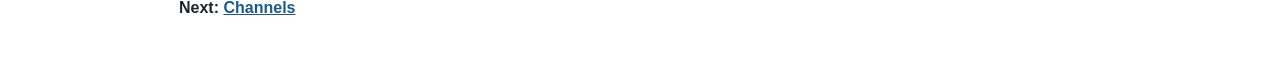
<file: docs/manual/metadata.html>
<!DOCTYPE html>
<html lang="en"><head><meta charset="utf-8"><meta name="viewport" content="width=device-width, initial-scale=1"><title>Metadata — Vibetest DAQ Manual</title><link rel="stylesheet" href="manual.css"></head><body>
<header><h1>Metadata</h1><p>Record enough context to identify, interpret, and reproduce a measurement.</p></header>
<nav><a href="index.html">Home</a><a href="getting-started.html">Getting Started</a><a href="workflow.html">Operating Procedure</a><a href="gui-overview.html">GUI</a><a href="metadata.html">Metadata</a><a href="channels.html">Channels</a><a href="cli.html">Command Line</a><a href="csv-format.html">Output Files</a><a href="troubleshooting.html">Troubleshooting</a></nav>
<main>
<h2>Recommended practice</h2><p>Every field is optional to the software, but a test without context may be unusable later. Assign a unique Test ID before each run and use the same identifier in the lab log, analysis, and report. Metadata is copied into every block file, so each file remains identifiable when separated from its directory.</p>
<table><tr><th>Field</th><th>Record</th><th>Example</th></tr><tr><td>Test ID</td><td>Unique run or series identifier</td><td><code>FAN-SWEEP-001</code></td></tr><tr><td>DUT make</td><td>Manufacturer</td><td><code>Acme</code></td></tr><tr><td>DUT model</td><td>Model/name</td><td><code>VX-10</code></td></tr><tr><td>DUT serial</td><td>Specific unit identifier</td><td><code>SN-0042</code></td></tr><tr><td>Test stand</td><td>Fixture or stand</td><td><code>Suspended stage A</code></td></tr><tr><td>Operator</td><td>Person responsible for the run</td><td><code>J. Smith</code></td></tr><tr><td>Location</td><td>Lab/site</td><td><code>Lab 3</code></td></tr><tr><td>Notes</td><td>Intent, configuration, conditions, deviations, and calibration reference</td><td><code>Baseline; 22 C; CAL-2026-17</code></td></tr></table>

<h2>What appears in files</h2><p>Nonempty system fields become CSV comment lines or HDF5 root attributes named <code>Test ID</code>, <code>DUT Make</code>, <code>DUT Model</code>, <code>DUT Serial Number</code>, <code>Test Stand</code>, <code>Operator</code>, <code>Location</code>, and <code>Test Notes</code>. CSV notes are collapsed to one line with nonempty source lines separated by <code> | </code>; HDF5 preserves line breaks.</p>
<pre><code># Test ID: FAN-SWEEP-001
# DUT Make: Acme
# DUT Model: VX-10
# DUT Serial Number: SN-0042
# Test Notes: Baseline | 22 C ambient | position calibration CAL-2026-17</code></pre>

<h2>Summary and persistence</h2><p>The Acquire tab summary updates as fields and channel axis/location values change. Notes longer than 120 characters are shortened only in this display. GUI metadata persists between application launches and is saved on Start or normal close.</p>
<div class="warning"><strong>Persistence is convenient and hazardous.</strong> The application does not know that the DUT or calibration changed. Review Test ID, DUT serial, Notes, channel serials, locations, and scale/offset before every run.</div>
<h2>What metadata does not capture</h2><p>The output currently does not store requested rate, IEPE excitation, position Scale/Offset, device names, disabled channels, software version, or operator changes during a run. Put critical configuration references in Notes and retain the project configuration/test log.</p>
<div class="next">Next: <a href="channels.html">Channels</a></div>
</main></body></html>
</file>
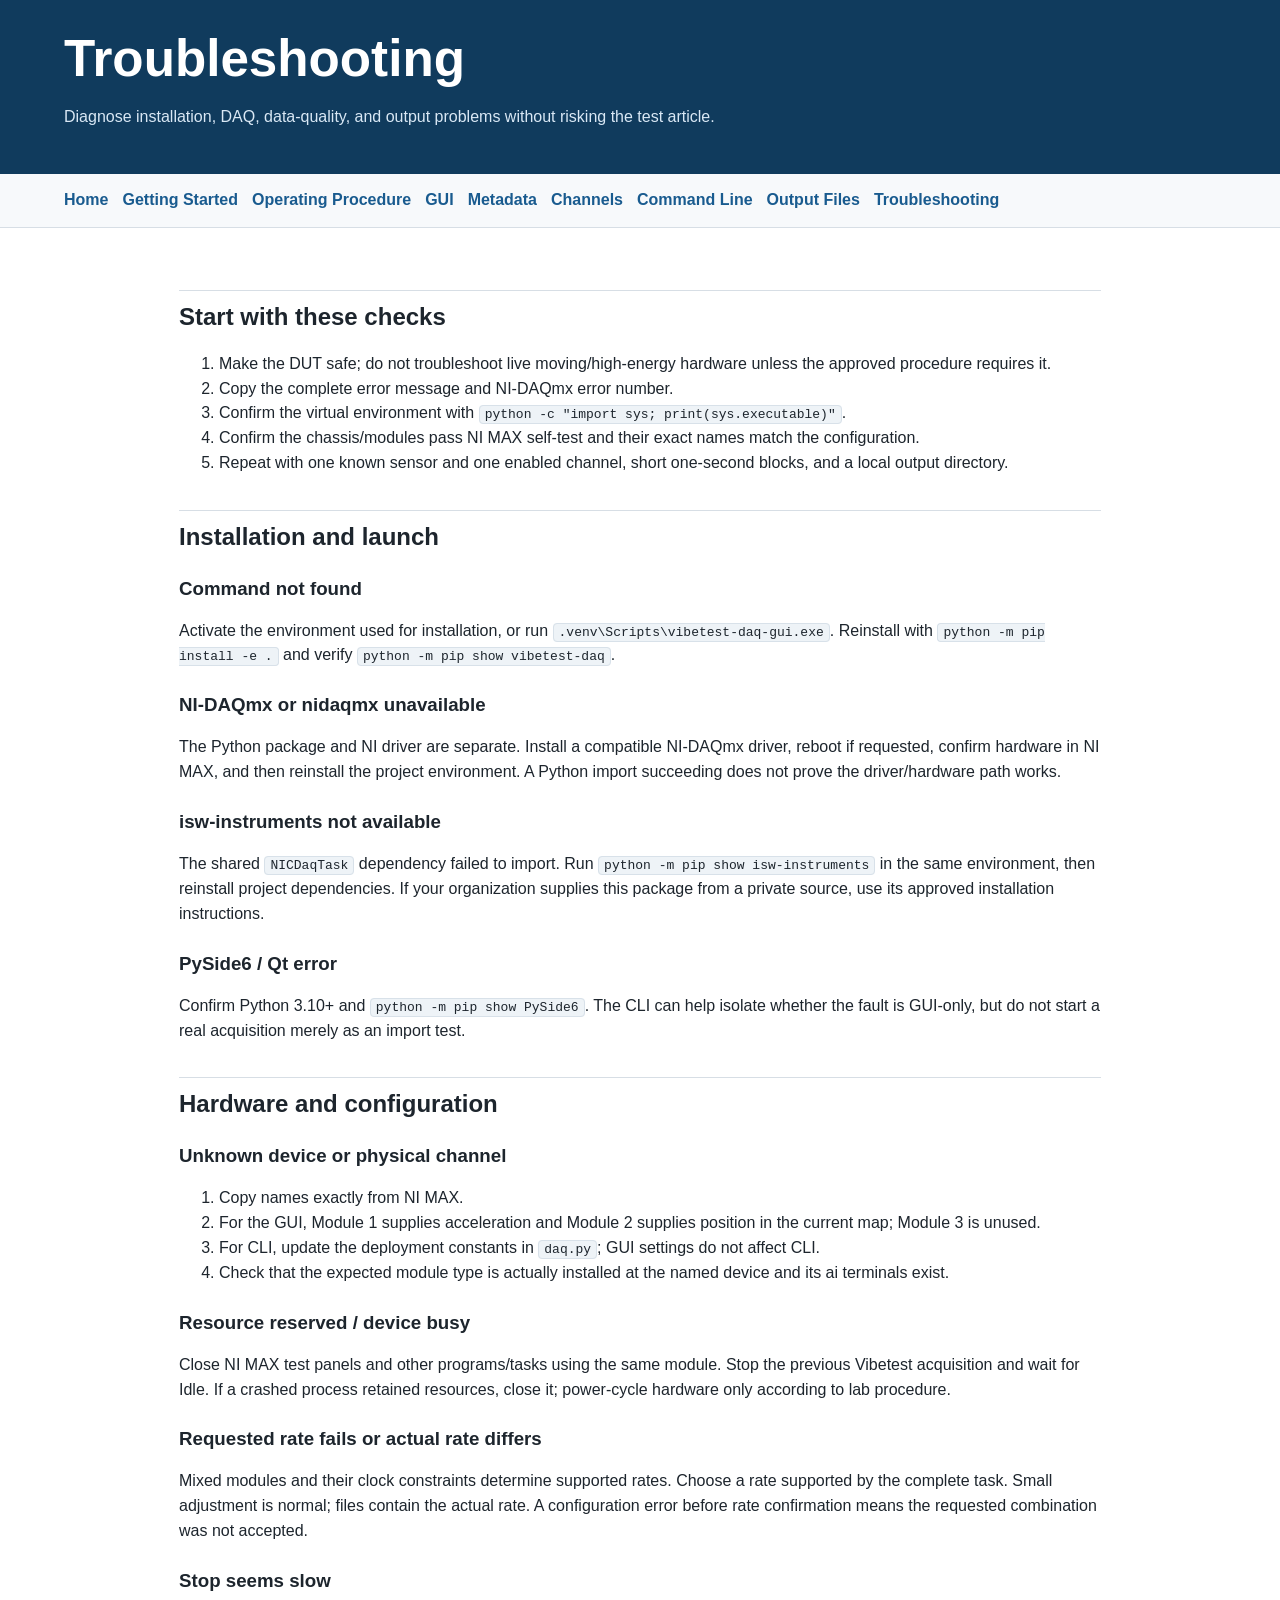
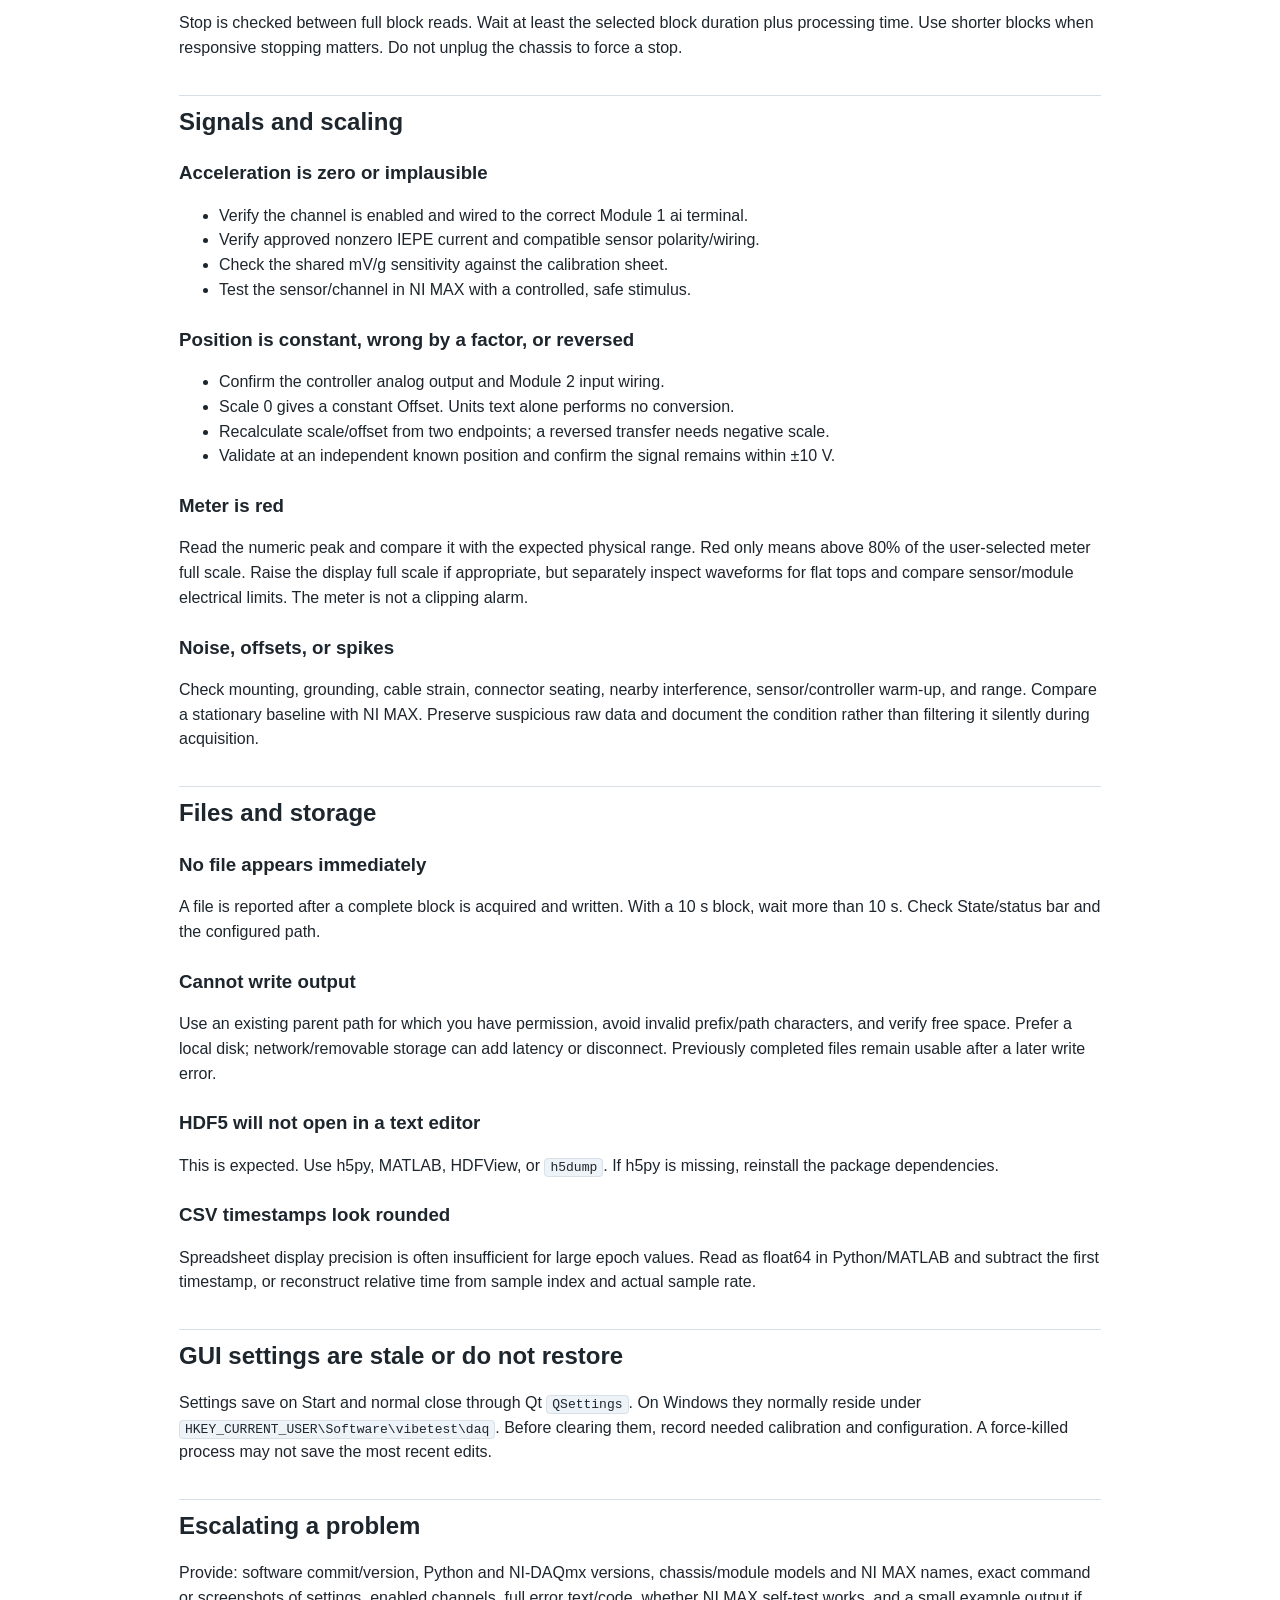
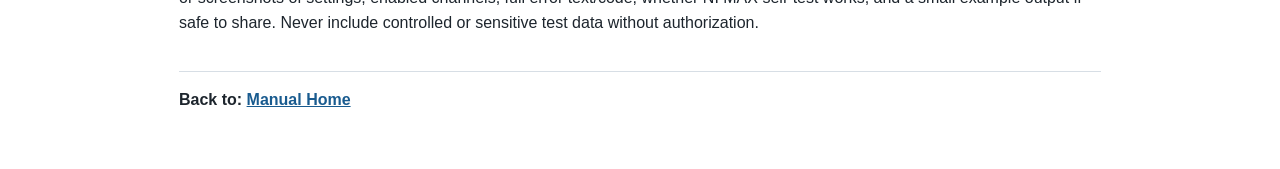
<file: docs/manual/troubleshooting.html>
<!DOCTYPE html>
<html lang="en"><head><meta charset="utf-8"><meta name="viewport" content="width=device-width, initial-scale=1"><title>Troubleshooting — Vibetest DAQ Manual</title><link rel="stylesheet" href="manual.css"></head><body>
<header><h1>Troubleshooting</h1><p>Diagnose installation, DAQ, data-quality, and output problems without risking the test article.</p></header>
<nav><a href="index.html">Home</a><a href="getting-started.html">Getting Started</a><a href="workflow.html">Operating Procedure</a><a href="gui-overview.html">GUI</a><a href="metadata.html">Metadata</a><a href="channels.html">Channels</a><a href="cli.html">Command Line</a><a href="csv-format.html">Output Files</a><a href="troubleshooting.html">Troubleshooting</a></nav>
<main>
<h2>Start with these checks</h2><ol><li>Make the DUT safe; do not troubleshoot live moving/high-energy hardware unless the approved procedure requires it.</li><li>Copy the complete error message and NI-DAQmx error number.</li><li>Confirm the virtual environment with <code>python -c "import sys; print(sys.executable)"</code>.</li><li>Confirm the chassis/modules pass NI MAX self-test and their exact names match the configuration.</li><li>Repeat with one known sensor and one enabled channel, short one-second blocks, and a local output directory.</li></ol>

<h2>Installation and launch</h2>
<h3>Command not found</h3><p>Activate the environment used for installation, or run <code>.venv\Scripts\vibetest-daq-gui.exe</code>. Reinstall with <code>python -m pip install -e .</code> and verify <code>python -m pip show vibetest-daq</code>.</p>
<h3>NI-DAQmx or nidaqmx unavailable</h3><p>The Python package and NI driver are separate. Install a compatible NI-DAQmx driver, reboot if requested, confirm hardware in NI MAX, and then reinstall the project environment. A Python import succeeding does not prove the driver/hardware path works.</p>
<h3>isw-instruments not available</h3><p>The shared <code>NICDaqTask</code> dependency failed to import. Run <code>python -m pip show isw-instruments</code> in the same environment, then reinstall project dependencies. If your organization supplies this package from a private source, use its approved installation instructions.</p>
<h3>PySide6 / Qt error</h3><p>Confirm Python 3.10+ and <code>python -m pip show PySide6</code>. The CLI can help isolate whether the fault is GUI-only, but do not start a real acquisition merely as an import test.</p>

<h2>Hardware and configuration</h2>
<h3>Unknown device or physical channel</h3><ol><li>Copy names exactly from NI MAX.</li><li>For the GUI, Module 1 supplies acceleration and Module 2 supplies position in the current map; Module 3 is unused.</li><li>For CLI, update the deployment constants in <code>daq.py</code>; GUI settings do not affect CLI.</li><li>Check that the expected module type is actually installed at the named device and its ai terminals exist.</li></ol>
<h3>Resource reserved / device busy</h3><p>Close NI MAX test panels and other programs/tasks using the same module. Stop the previous Vibetest acquisition and wait for Idle. If a crashed process retained resources, close it; power-cycle hardware only according to lab procedure.</p>
<h3>Requested rate fails or actual rate differs</h3><p>Mixed modules and their clock constraints determine supported rates. Choose a rate supported by the complete task. Small adjustment is normal; files contain the actual rate. A configuration error before rate confirmation means the requested combination was not accepted.</p>
<h3>Stop seems slow</h3><p>Stop is checked between full block reads. Wait at least the selected block duration plus processing time. Use shorter blocks when responsive stopping matters. Do not unplug the chassis to force a stop.</p>

<h2>Signals and scaling</h2>
<h3>Acceleration is zero or implausible</h3><ul><li>Verify the channel is enabled and wired to the correct Module 1 ai terminal.</li><li>Verify approved nonzero IEPE current and compatible sensor polarity/wiring.</li><li>Check the shared mV/g sensitivity against the calibration sheet.</li><li>Test the sensor/channel in NI MAX with a controlled, safe stimulus.</li></ul>
<h3>Position is constant, wrong by a factor, or reversed</h3><ul><li>Confirm the controller analog output and Module 2 input wiring.</li><li>Scale 0 gives a constant Offset. Units text alone performs no conversion.</li><li>Recalculate scale/offset from two endpoints; a reversed transfer needs negative scale.</li><li>Validate at an independent known position and confirm the signal remains within ±10 V.</li></ul>
<h3>Meter is red</h3><p>Read the numeric peak and compare it with the expected physical range. Red only means above 80% of the user-selected meter full scale. Raise the display full scale if appropriate, but separately inspect waveforms for flat tops and compare sensor/module electrical limits. The meter is not a clipping alarm.</p>
<h3>Noise, offsets, or spikes</h3><p>Check mounting, grounding, cable strain, connector seating, nearby interference, sensor/controller warm-up, and range. Compare a stationary baseline with NI MAX. Preserve suspicious raw data and document the condition rather than filtering it silently during acquisition.</p>

<h2>Files and storage</h2>
<h3>No file appears immediately</h3><p>A file is reported after a complete block is acquired and written. With a 10 s block, wait more than 10 s. Check State/status bar and the configured path.</p>
<h3>Cannot write output</h3><p>Use an existing parent path for which you have permission, avoid invalid prefix/path characters, and verify free space. Prefer a local disk; network/removable storage can add latency or disconnect. Previously completed files remain usable after a later write error.</p>
<h3>HDF5 will not open in a text editor</h3><p>This is expected. Use h5py, MATLAB, HDFView, or <code>h5dump</code>. If h5py is missing, reinstall the package dependencies.</p>
<h3>CSV timestamps look rounded</h3><p>Spreadsheet display precision is often insufficient for large epoch values. Read as float64 in Python/MATLAB and subtract the first timestamp, or reconstruct relative time from sample index and actual sample rate.</p>

<h2>GUI settings are stale or do not restore</h2><p>Settings save on Start and normal close through Qt <code>QSettings</code>. On Windows they normally reside under <code>HKEY_CURRENT_USER\Software\vibetest\daq</code>. Before clearing them, record needed calibration and configuration. A force-killed process may not save the most recent edits.</p>

<h2>Escalating a problem</h2><p>Provide: software commit/version, Python and NI-DAQmx versions, chassis/module models and NI MAX names, exact command or screenshots of settings, enabled channels, full error text/code, whether NI MAX self-test works, and a small example output if safe to share. Never include controlled or sensitive test data without authorization.</p>
<div class="next">Back to: <a href="index.html">Manual Home</a></div>
</main></body></html>
</file>
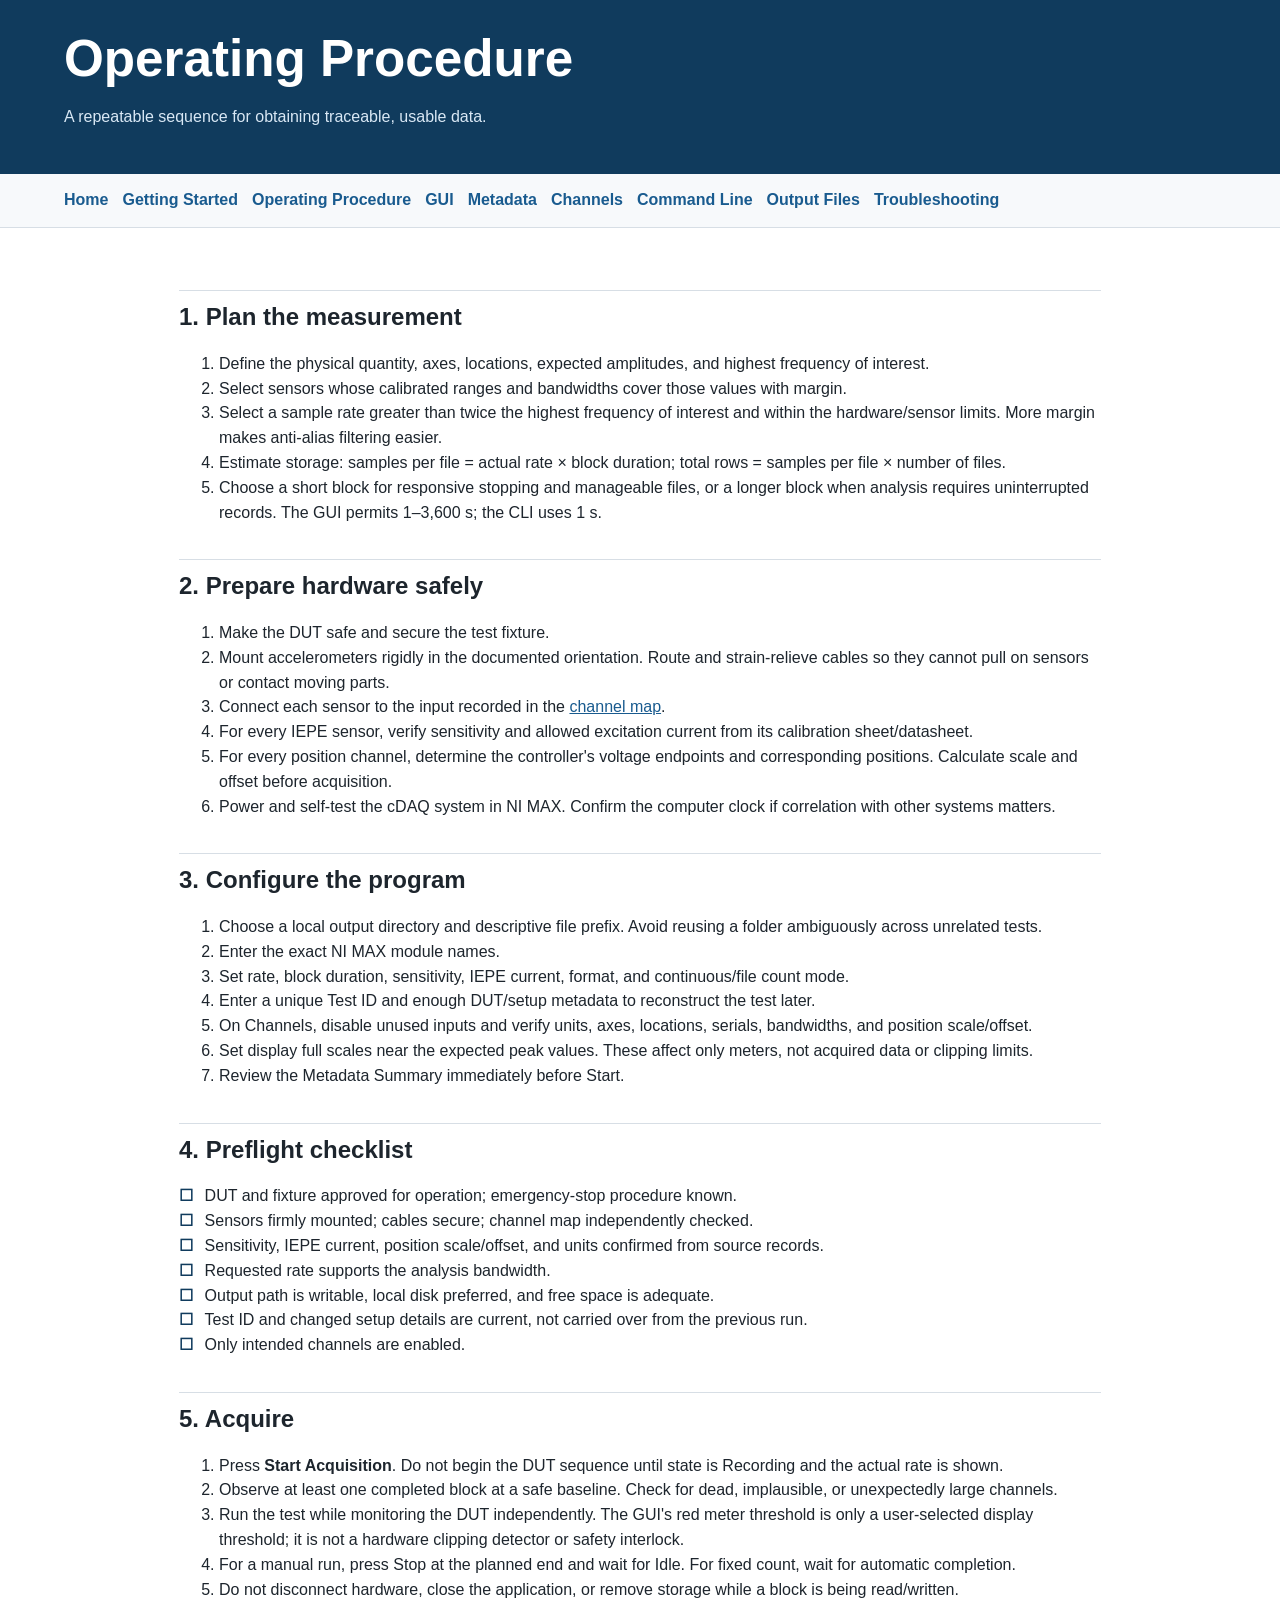
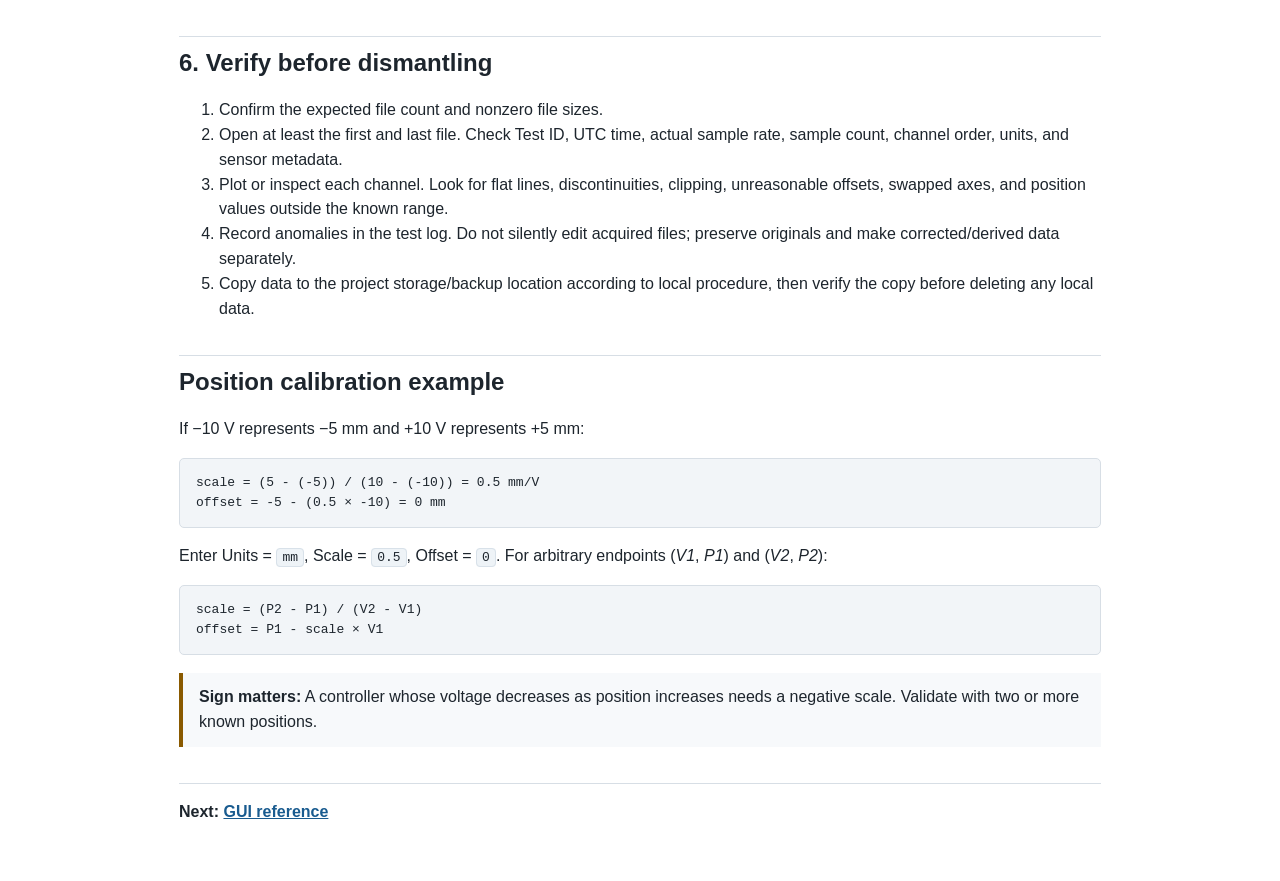
<file: docs/manual/workflow.html>
<!DOCTYPE html>
<html lang="en"><head><meta charset="utf-8"><meta name="viewport" content="width=device-width, initial-scale=1"><title>Operating Procedure — Vibetest DAQ Manual</title><link rel="stylesheet" href="manual.css"></head><body>
<header><h1>Operating Procedure</h1><p>A repeatable sequence for obtaining traceable, usable data.</p></header>
<nav><a href="index.html">Home</a><a href="getting-started.html">Getting Started</a><a href="workflow.html">Operating Procedure</a><a href="gui-overview.html">GUI</a><a href="metadata.html">Metadata</a><a href="channels.html">Channels</a><a href="cli.html">Command Line</a><a href="csv-format.html">Output Files</a><a href="troubleshooting.html">Troubleshooting</a></nav>
<main>
<h2>1. Plan the measurement</h2>
<ol><li>Define the physical quantity, axes, locations, expected amplitudes, and highest frequency of interest.</li><li>Select sensors whose calibrated ranges and bandwidths cover those values with margin.</li><li>Select a sample rate greater than twice the highest frequency of interest and within the hardware/sensor limits. More margin makes anti-alias filtering easier.</li><li>Estimate storage: samples per file = actual rate × block duration; total rows = samples per file × number of files.</li><li>Choose a short block for responsive stopping and manageable files, or a longer block when analysis requires uninterrupted records. The GUI permits 1–3,600 s; the CLI uses 1 s.</li></ol>

<h2>2. Prepare hardware safely</h2>
<ol><li>Make the DUT safe and secure the test fixture.</li><li>Mount accelerometers rigidly in the documented orientation. Route and strain-relieve cables so they cannot pull on sensors or contact moving parts.</li><li>Connect each sensor to the input recorded in the <a href="channels.html">channel map</a>.</li><li>For every IEPE sensor, verify sensitivity and allowed excitation current from its calibration sheet/datasheet.</li><li>For every position channel, determine the controller's voltage endpoints and corresponding positions. Calculate scale and offset before acquisition.</li><li>Power and self-test the cDAQ system in NI MAX. Confirm the computer clock if correlation with other systems matters.</li></ol>

<h2>3. Configure the program</h2>
<ol><li>Choose a local output directory and descriptive file prefix. Avoid reusing a folder ambiguously across unrelated tests.</li><li>Enter the exact NI MAX module names.</li><li>Set rate, block duration, sensitivity, IEPE current, format, and continuous/file count mode.</li><li>Enter a unique Test ID and enough DUT/setup metadata to reconstruct the test later.</li><li>On Channels, disable unused inputs and verify units, axes, locations, serials, bandwidths, and position scale/offset.</li><li>Set display full scales near the expected peak values. These affect only meters, not acquired data or clipping limits.</li><li>Review the Metadata Summary immediately before Start.</li></ol>

<h2>4. Preflight checklist</h2>
<ul class="checklist"><li>DUT and fixture approved for operation; emergency-stop procedure known.</li><li>Sensors firmly mounted; cables secure; channel map independently checked.</li><li>Sensitivity, IEPE current, position scale/offset, and units confirmed from source records.</li><li>Requested rate supports the analysis bandwidth.</li><li>Output path is writable, local disk preferred, and free space is adequate.</li><li>Test ID and changed setup details are current, not carried over from the previous run.</li><li>Only intended channels are enabled.</li></ul>

<h2>5. Acquire</h2>
<ol><li>Press <strong>Start Acquisition</strong>. Do not begin the DUT sequence until state is Recording and the actual rate is shown.</li><li>Observe at least one completed block at a safe baseline. Check for dead, implausible, or unexpectedly large channels.</li><li>Run the test while monitoring the DUT independently. The GUI's red meter threshold is only a user-selected display threshold; it is not a hardware clipping detector or safety interlock.</li><li>For a manual run, press Stop at the planned end and wait for Idle. For fixed count, wait for automatic completion.</li><li>Do not disconnect hardware, close the application, or remove storage while a block is being read/written.</li></ol>

<h2>6. Verify before dismantling</h2>
<ol><li>Confirm the expected file count and nonzero file sizes.</li><li>Open at least the first and last file. Check Test ID, UTC time, actual sample rate, sample count, channel order, units, and sensor metadata.</li><li>Plot or inspect each channel. Look for flat lines, discontinuities, clipping, unreasonable offsets, swapped axes, and position values outside the known range.</li><li>Record anomalies in the test log. Do not silently edit acquired files; preserve originals and make corrected/derived data separately.</li><li>Copy data to the project storage/backup location according to local procedure, then verify the copy before deleting any local data.</li></ol>

<h2>Position calibration example</h2>
<p>If −10 V represents −5 mm and +10 V represents +5 mm:</p>
<pre><code>scale = (5 - (-5)) / (10 - (-10)) = 0.5 mm/V
offset = -5 - (0.5 × -10) = 0 mm</code></pre>
<p>Enter Units = <code>mm</code>, Scale = <code>0.5</code>, Offset = <code>0</code>. For arbitrary endpoints (<em>V1</em>, <em>P1</em>) and (<em>V2</em>, <em>P2</em>):</p><pre><code>scale = (P2 - P1) / (V2 - V1)
offset = P1 - scale × V1</code></pre>
<div class="warning"><strong>Sign matters:</strong> A controller whose voltage decreases as position increases needs a negative scale. Validate with two or more known positions.</div>
<div class="next">Next: <a href="gui-overview.html">GUI reference</a></div>
</main></body></html>
</file>
<file: docs/manual/manual.css>
:root {
  color-scheme: light;
  --ink: #1d252d;
  --muted: #5e6b76;
  --line: #d7dee5;
  --panel: #f7f9fb;
  --accent: #195b8f;
  --accent-dark: #103b5d;
  --warn: #8a5a00;
  --ok: #236b3a;
  font-family: -apple-system, BlinkMacSystemFont, "Segoe UI", sans-serif;
}

* {
  box-sizing: border-box;
}

body {
  margin: 0;
  color: var(--ink);
  background: white;
  line-height: 1.55;
}

header {
  background: var(--accent-dark);
  color: white;
  padding: 28px clamp(18px, 5vw, 64px);
}

header p {
  max-width: 960px;
  color: #d9e8f5;
}

nav {
  border-bottom: 1px solid var(--line);
  background: var(--panel);
  padding: 10px clamp(18px, 5vw, 64px);
}

nav a {
  display: inline-block;
  margin: 4px 14px 4px 0;
  color: var(--accent);
  text-decoration: none;
  font-weight: 600;
}

main {
  max-width: 1050px;
  margin: 0 auto;
  padding: 28px clamp(18px, 5vw, 64px) 56px;
}

h1, h2, h3 {
  line-height: 1.2;
}

h1 {
  margin: 0 0 8px;
  font-size: clamp(2rem, 5vw, 3.2rem);
}

h2 {
  margin-top: 34px;
  padding-top: 12px;
  border-top: 1px solid var(--line);
}

h3 {
  margin-top: 26px;
}

a {
  color: var(--accent);
}

code, kbd {
  background: #eef3f7;
  border: 1px solid #d8e1e9;
  border-radius: 4px;
  padding: 1px 5px;
}

pre {
  overflow-x: auto;
  background: #f2f5f8;
  border: 1px solid var(--line);
  border-radius: 5px;
  padding: 14px 16px;
}

pre code {
  border: 0;
  padding: 0;
  background: transparent;
}

table {
  border-collapse: collapse;
  width: 100%;
  margin: 16px 0;
}

th, td {
  border: 1px solid var(--line);
  padding: 8px 10px;
  text-align: left;
  vertical-align: top;
}

th {
  background: var(--panel);
}

.toc {
  columns: 2;
  column-gap: 36px;
}

.toc li {
  break-inside: avoid;
  margin: 0 0 8px;
}

.note, .warning, .example {
  border-left: 4px solid var(--accent);
  background: var(--panel);
  padding: 12px 16px;
  margin: 18px 0;
}

.warning {
  border-color: var(--warn);
}

.example {
  border-color: var(--ok);
}

.manual-figure {
  margin: 22px 0;
}

.manual-figure img {
  display: block;
  max-width: 100%;
  height: auto;
  border: 1px solid var(--line);
  background: white;
}

.manual-figure figcaption {
  color: var(--muted);
  font-size: 0.95rem;
  margin-top: 8px;
}

.next {
  margin-top: 36px;
  padding-top: 16px;
  border-top: 1px solid var(--line);
  font-weight: 600;
}

.checklist {
  list-style: none;
  padding-left: 0;
}

.checklist li::before {
  content: "\2610";
  display: inline-block;
  width: 1.6em;
  color: var(--accent-dark);
  font-weight: 700;
}

@media (max-width: 720px) {
  .toc {
    columns: 1;
  }

  table {
    display: block;
    overflow-x: auto;
  }
}
</file>
